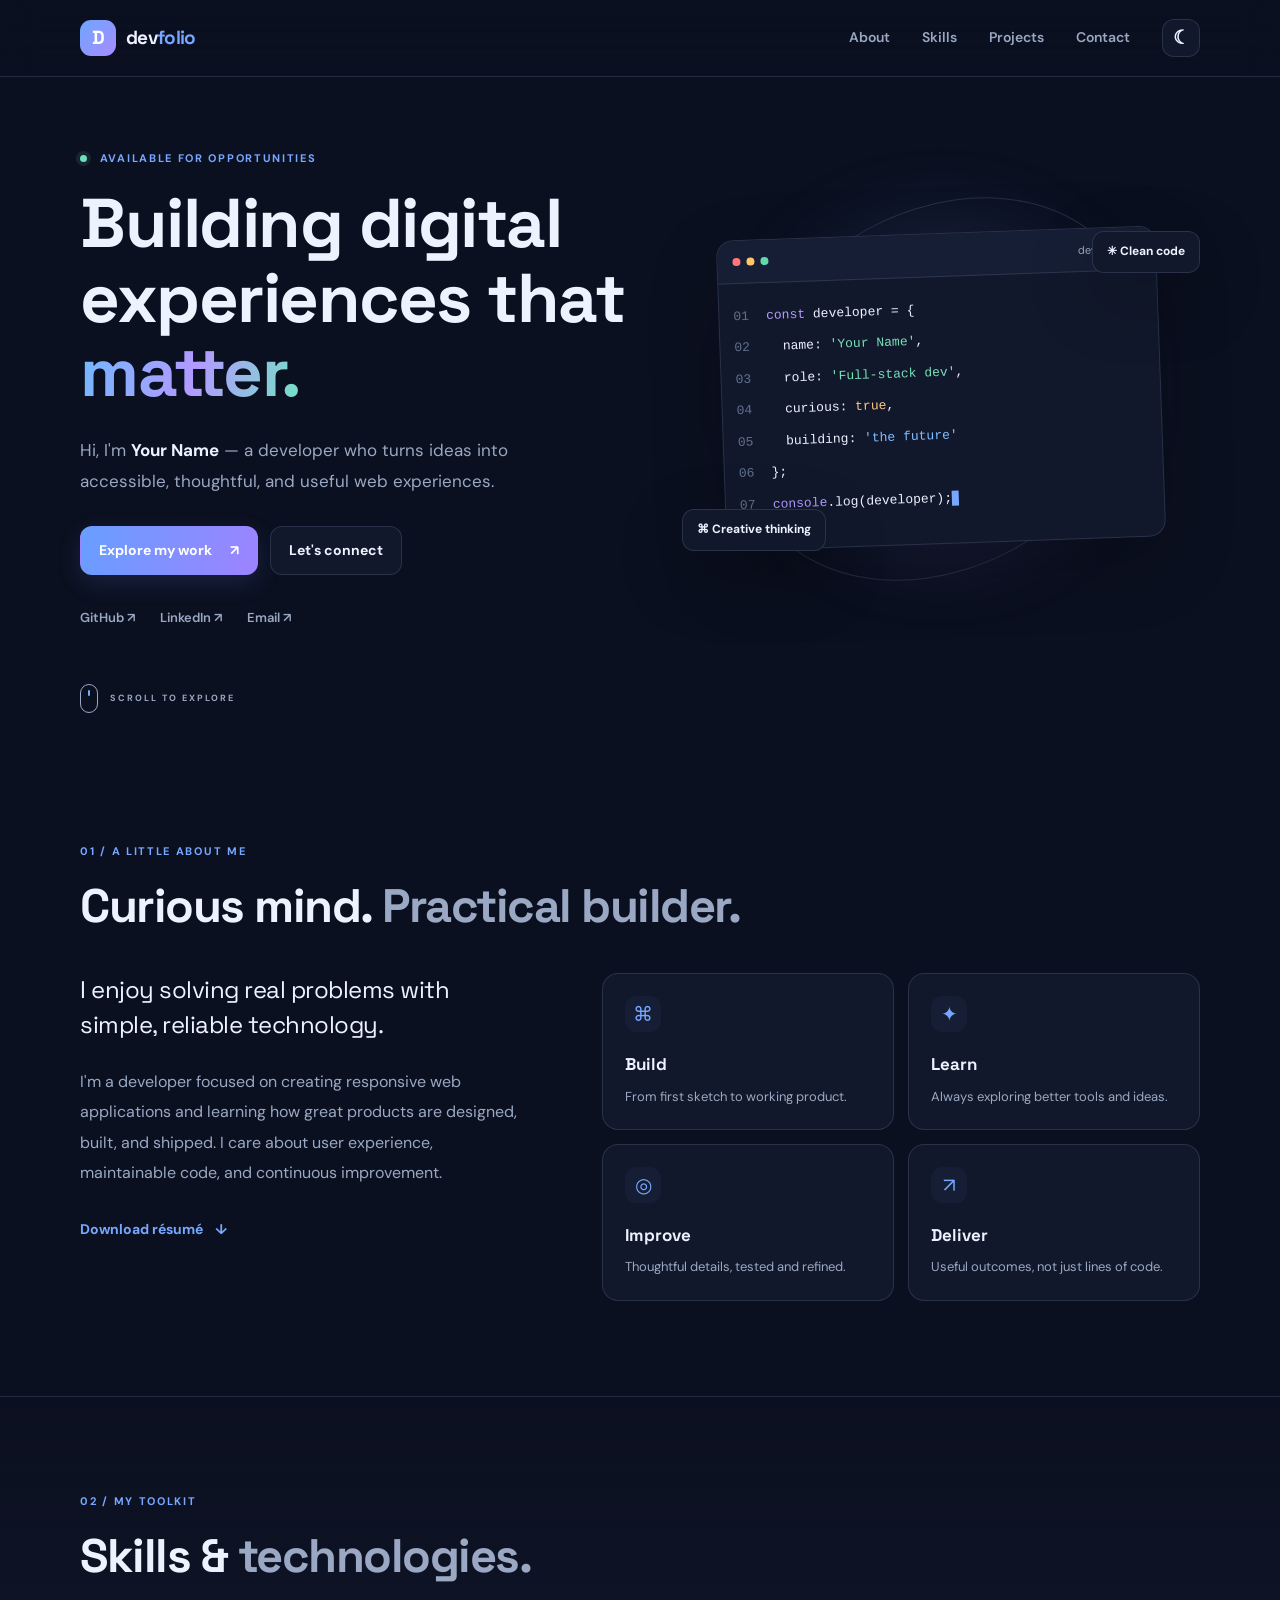
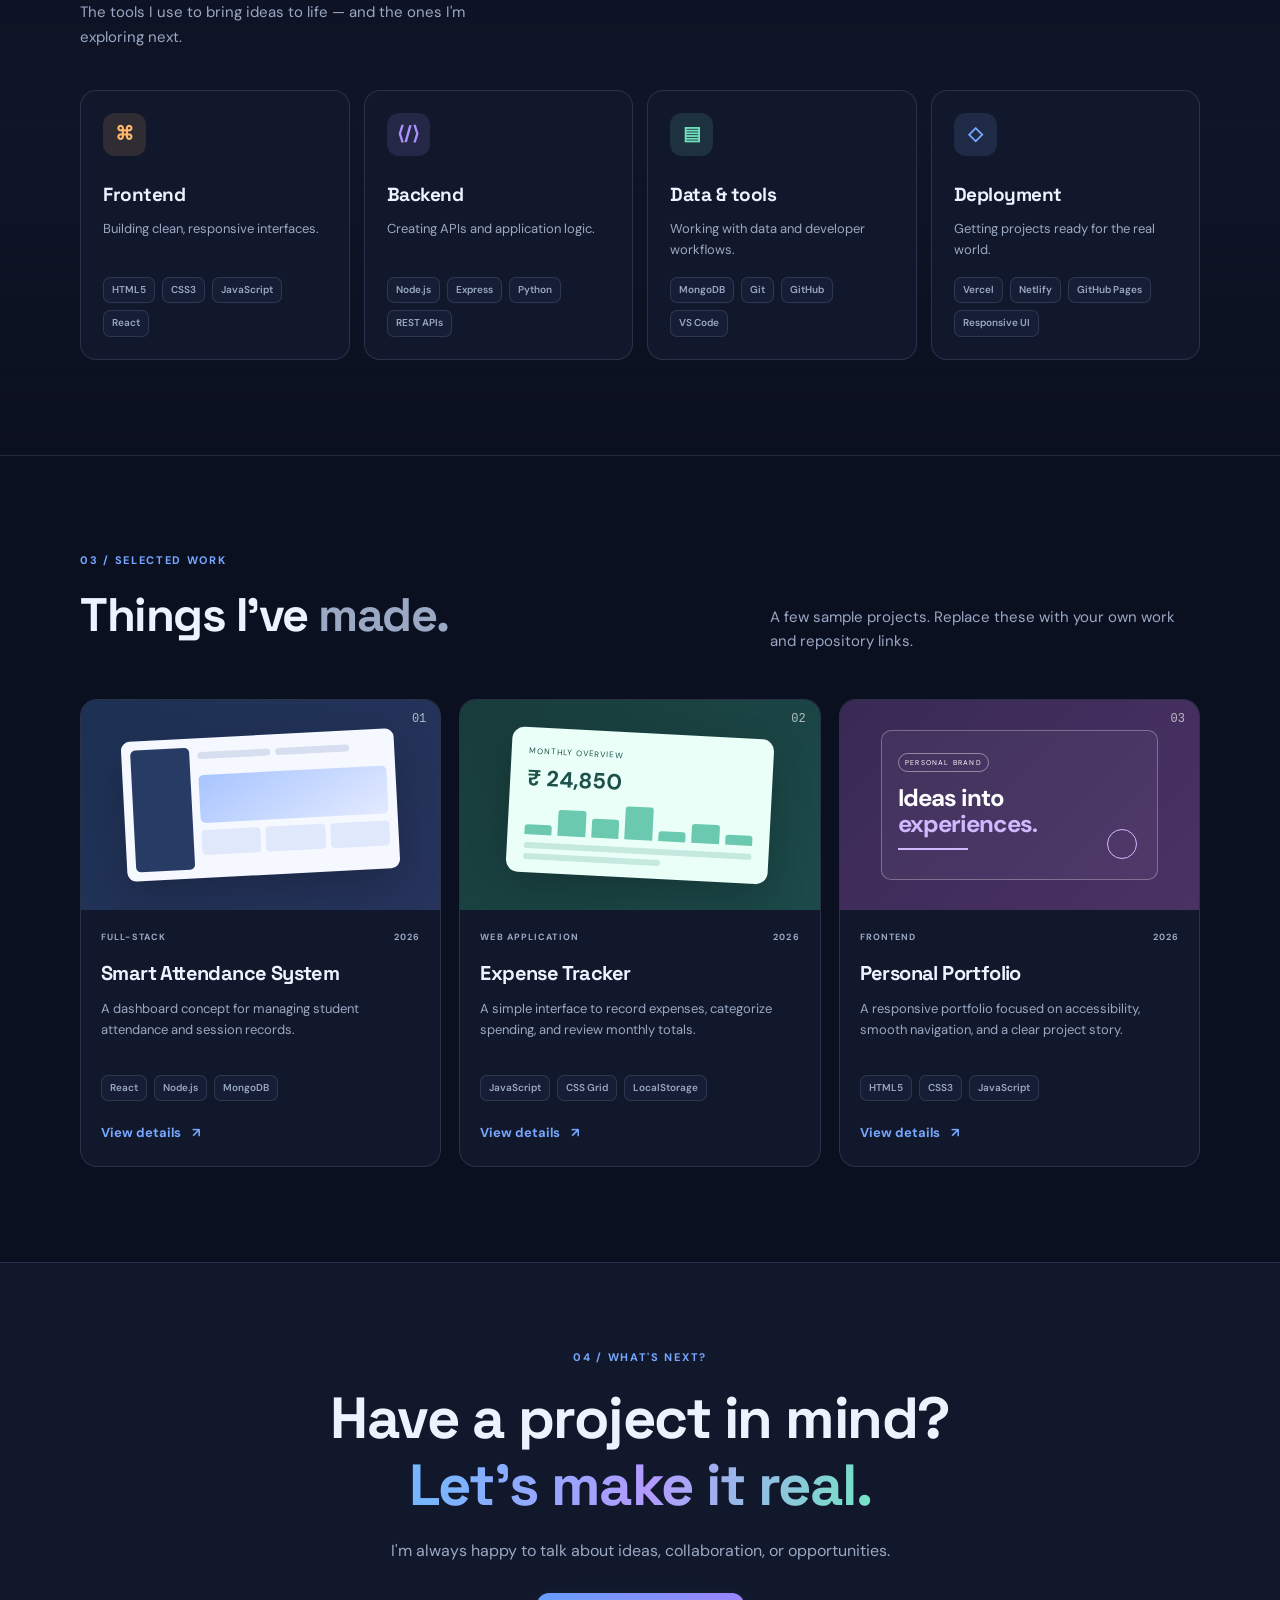
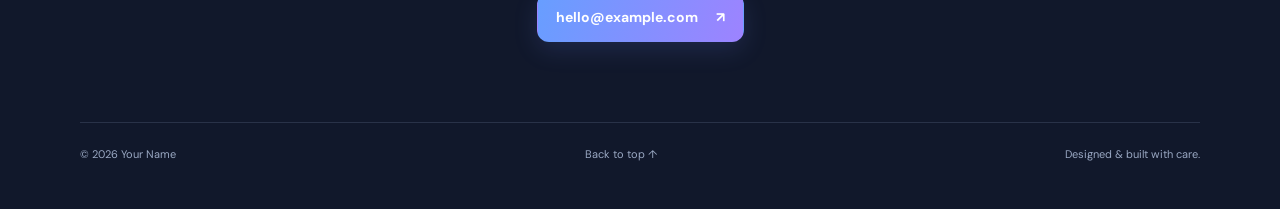
<file: developer-portfolio-project/index.html>
<!DOCTYPE html>
<html lang="en">
<head>
  <meta charset="UTF-8">
  <meta name="viewport" content="width=device-width, initial-scale=1.0">
  <meta name="description" content="Personal developer portfolio showcasing projects, skills, and contact information.">
  <title>Developer Portfolio | Your Name</title>
  <link rel="preconnect" href="https://fonts.googleapis.com">
  <link href="https://fonts.googleapis.com/css2?family=DM+Sans:wght@400;500;600;700&family=Space+Grotesk:wght@400;500;600;700&display=swap" rel="stylesheet">
  <link rel="stylesheet" href="style.css">
  <script src="script.js" defer></script>
</head>
<body>
  <header class="site-header">
    <nav class="nav container" aria-label="Main navigation">
      <a class="brand" href="#home" aria-label="Home"><span class="brand-mark">D</span><span>dev<span class="accent">folio</span></span></a>
      <button class="menu-toggle" id="menuToggle" aria-label="Open navigation" aria-expanded="false"><span></span><span></span><span></span></button>
      <div class="nav-links" id="navLinks">
        <a href="#about">About</a><a href="#skills">Skills</a><a href="#projects">Projects</a><a href="#contact">Contact</a>
        <button class="theme-toggle" id="themeToggle" aria-label="Switch color theme" title="Toggle light/dark theme">☾</button>
      </div>
    </nav>
  </header>

  <main>
    <section class="hero container" id="home">
      <div class="hero-copy">
        <p class="eyebrow"><span class="status-dot"></span> AVAILABLE FOR OPPORTUNITIES</p>
        <h1>Building digital<br>experiences that <span class="gradient-text">matter.</span></h1>
        <p class="hero-description">Hi, I'm <strong>Your Name</strong> — a developer who turns ideas into accessible, thoughtful, and useful web experiences.</p>
        <div class="hero-actions"><a class="button primary" href="#projects">Explore my work <span>↗</span></a><a class="button secondary" href="#contact">Let's connect</a></div>
        <div class="social-links"><a href="https://github.com/" target="_blank" rel="noreferrer">GitHub ↗</a><a href="https://www.linkedin.com/" target="_blank" rel="noreferrer">LinkedIn ↗</a><a href="mailto:hello@example.com">Email ↗</a></div>
      </div>
      <div class="hero-art" aria-label="Decorative developer illustration">
        <div class="orbit orbit-one"></div><div class="orbit orbit-two"></div>
        <div class="code-window"><div class="window-bar"><span></span><span></span><span></span><small>developer.js</small></div>
          <div class="code-lines"><p><span class="line-no">01</span> <span class="purple">const</span> developer = {</p><p><span class="line-no">02</span> &nbsp; name: <span class="green">'Your Name'</span>,</p><p><span class="line-no">03</span> &nbsp; role: <span class="green">'Full-stack dev'</span>,</p><p><span class="line-no">04</span> &nbsp; curious: <span class="orange">true</span>,</p><p><span class="line-no">05</span> &nbsp; building: <span class="blue">'the future'</span></p><p><span class="line-no">06</span> };</p><p class="cursor-line"><span class="line-no">07</span> <span class="purple">console</span>.log(developer);<span class="cursor"></span></p></div>
        </div><div class="floating-chip chip-top">✳ Clean code</div><div class="floating-chip chip-bottom">⌘ Creative thinking</div><div class="hero-glow"></div>
      </div>
      <a class="scroll-cue" href="#about"><span></span> SCROLL TO EXPLORE</a>
    </section>

    <section class="section container" id="about">
      <div class="section-heading"><p class="eyebrow">01 / A LITTLE ABOUT ME</p><h2>Curious mind. <span class="muted-heading">Practical builder.</span></h2></div>
      <div class="about-grid"><div class="about-intro"><p class="large-copy">I enjoy solving real problems with simple, reliable technology.</p><p>I'm a developer focused on creating responsive web applications and learning how great products are designed, built, and shipped. I care about user experience, maintainable code, and continuous improvement.</p><a class="text-link" href="assets/resume.pdf" download>Download résumé <span>↓</span></a></div>
        <div class="about-stats"><div class="stat-card"><span class="stat-icon">⌘</span><strong>Build</strong><p>From first sketch to working product.</p></div><div class="stat-card"><span class="stat-icon">✦</span><strong>Learn</strong><p>Always exploring better tools and ideas.</p></div><div class="stat-card"><span class="stat-icon">◎</span><strong>Improve</strong><p>Thoughtful details, tested and refined.</p></div><div class="stat-card"><span class="stat-icon">↗</span><strong>Deliver</strong><p>Useful outcomes, not just lines of code.</p></div></div></div>
    </section>

    <section class="section skills-section" id="skills"><div class="container">
      <div class="section-heading"><p class="eyebrow">02 / MY TOOLKIT</p><h2>Skills & <span class="muted-heading">technologies.</span></h2><p class="section-subtitle">The tools I use to bring ideas to life — and the ones I'm exploring next.</p></div>
      <div class="skills-grid"><article class="skill-card"><div class="skill-icon orange-bg">⌘</div><h3>Frontend</h3><p>Building clean, responsive interfaces.</p><div class="tag-list"><span>HTML5</span><span>CSS3</span><span>JavaScript</span><span>React</span></div></article>
      <article class="skill-card"><div class="skill-icon purple-bg">⟨/⟩</div><h3>Backend</h3><p>Creating APIs and application logic.</p><div class="tag-list"><span>Node.js</span><span>Express</span><span>Python</span><span>REST APIs</span></div></article>
      <article class="skill-card"><div class="skill-icon green-bg">▤</div><h3>Data & tools</h3><p>Working with data and developer workflows.</p><div class="tag-list"><span>MongoDB</span><span>Git</span><span>GitHub</span><span>VS Code</span></div></article>
      <article class="skill-card"><div class="skill-icon blue-bg">◇</div><h3>Deployment</h3><p>Getting projects ready for the real world.</p><div class="tag-list"><span>Vercel</span><span>Netlify</span><span>GitHub Pages</span><span>Responsive UI</span></div></article></div>
    </div></section>

    <section class="section container" id="projects">
      <div class="section-heading project-heading"><div><p class="eyebrow">03 / SELECTED WORK</p><h2>Things I've <span class="muted-heading">made.</span></h2></div><p class="section-subtitle">A few sample projects. Replace these with your own work and repository links.</p></div>
      <div class="projects-grid">
        <article class="project-card"><div class="project-visual visual-one"><div class="mock-dashboard"><div class="mock-sidebar"></div><div class="mock-content"><i></i><i></i><div class="mock-chart"></div><div class="mock-cards"><b></b><b></b><b></b></div></div></div><span class="project-number">01</span></div><div class="project-info"><div class="project-meta"><span>FULL-STACK</span><span>2026</span></div><h3>Smart Attendance System</h3><p>A dashboard concept for managing student attendance and session records.</p><div class="tag-list"><span>React</span><span>Node.js</span><span>MongoDB</span></div><button class="project-link" data-project="attendance">View details <span>↗</span></button></div></article>
        <article class="project-card"><div class="project-visual visual-two"><div class="finance-ui"><span>MONTHLY OVERVIEW</span><strong>₹ 24,850</strong><div class="finance-bars"><i></i><i></i><i></i><i></i><i></i><i></i><i></i></div><div class="finance-row"></div><div class="finance-row short"></div></div><span class="project-number">02</span></div><div class="project-info"><div class="project-meta"><span>WEB APPLICATION</span><span>2026</span></div><h3>Expense Tracker</h3><p>A simple interface to record expenses, categorize spending, and review monthly totals.</p><div class="tag-list"><span>JavaScript</span><span>CSS Grid</span><span>LocalStorage</span></div><button class="project-link" data-project="expense">View details <span>↗</span></button></div></article>
        <article class="project-card"><div class="project-visual visual-three"><div class="portfolio-ui"><span class="portfolio-pill">PERSONAL BRAND</span><b>Ideas into<br><em>experiences.</em></b><div class="portfolio-line"></div><div class="portfolio-dot"></div></div><span class="project-number">03</span></div><div class="project-info"><div class="project-meta"><span>FRONTEND</span><span>2026</span></div><h3>Personal Portfolio</h3><p>A responsive portfolio focused on accessibility, smooth navigation, and a clear project story.</p><div class="tag-list"><span>HTML5</span><span>CSS3</span><span>JavaScript</span></div><button class="project-link" data-project="portfolio">View details <span>↗</span></button></div></article>
      </div>
    </section>

    <section class="contact-section" id="contact"><div class="container contact-inner"><p class="eyebrow">04 / WHAT'S NEXT?</p><h2>Have a project in mind?<br><span class="gradient-text">Let's make it real.</span></h2><p>I'm always happy to talk about ideas, collaboration, or opportunities.</p><a class="button primary" href="mailto:hello@example.com">hello@example.com <span>↗</span></a><div class="contact-bottom"><span>© <span id="year"></span> Your Name</span><a href="#home">Back to top ↑</a><span>Designed & built with care.</span></div></div></section>
  </main>

  <div class="modal-backdrop" id="projectModal" role="dialog" aria-modal="true" aria-labelledby="modalTitle" hidden><div class="modal"><button class="modal-close" id="modalClose" aria-label="Close dialog">×</button><p class="eyebrow">PROJECT DETAILS</p><h2 id="modalTitle">Project title</h2><p id="modalDescription"></p><h3>Key features</h3><ul id="modalFeatures"></ul><div class="modal-actions"><a id="modalRepo" class="button primary" href="https://github.com/" target="_blank" rel="noreferrer">Add repository link ↗</a><button class="button secondary" id="modalDone">Close</button></div></div></div>
</body>
</html>
</file>
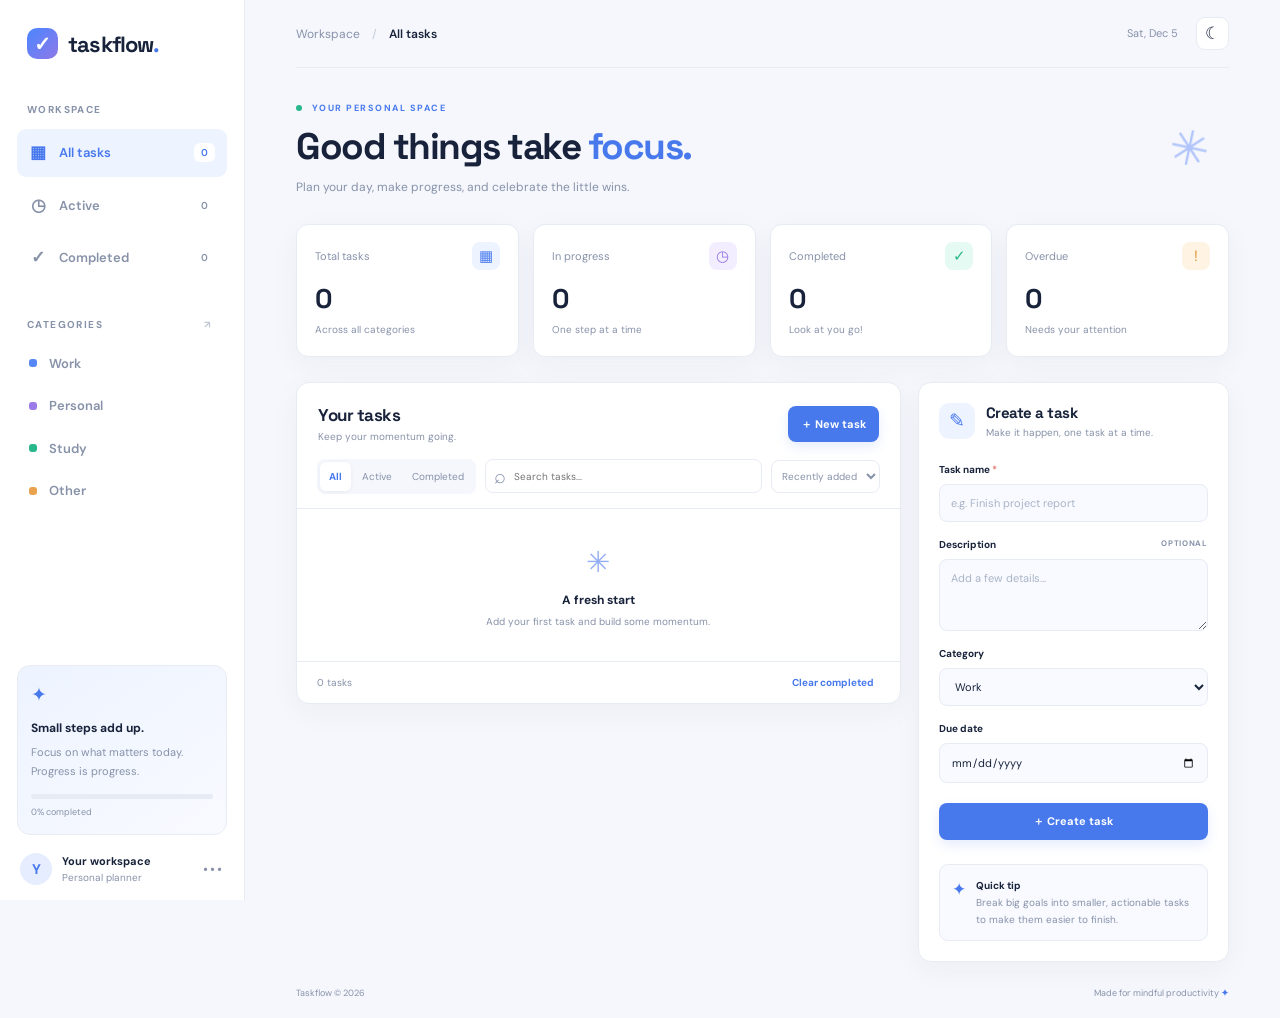
<file: Task-2-Dynamic-Task-Manager/index.html>
<!DOCTYPE html>
<html lang="en">
<head>
  <meta charset="UTF-8">
  <meta name="viewport" content="width=device-width, initial-scale=1.0">
  <meta name="description" content="A productivity task manager with CRUD operations, categories, due dates, and browser storage.">
  <title>Taskflow — Productivity Manager</title>
  <link rel="preconnect" href="https://fonts.googleapis.com">
  <link href="https://fonts.googleapis.com/css2?family=DM+Sans:wght@400;500;600;700&family=Space+Grotesk:wght@400;500;600;700&display=swap" rel="stylesheet">
  <link rel="stylesheet" href="style.css">
  <script src="script.js" defer></script>
</head>
<body>
  <div class="app-shell">
    <aside class="sidebar">
      <a class="brand" href="#" aria-label="Taskflow home"><span class="brand-icon">✓</span><span>taskflow<span class="brand-dot">.</span></span></a>
      <div class="workspace-label">WORKSPACE</div>
      <nav class="side-nav" aria-label="Task views">
        <button class="nav-item active" data-filter="all"><span>▦</span> All tasks <span class="nav-count" id="allCount">0</span></button>
        <button class="nav-item" data-filter="active"><span>◷</span> Active <span class="nav-count" id="activeCount">0</span></button>
        <button class="nav-item" data-filter="completed"><span>✓</span> Completed <span class="nav-count" id="completedCount">0</span></button>
      </nav>
      <div class="workspace-label category-label">CATEGORIES <button id="clearCategory" title="Show all categories">↗</button></div>
      <nav class="category-nav" aria-label="Filter by category">
        <button class="category-item" data-category="Work"><i class="cat-dot work"></i>Work</button>
        <button class="category-item" data-category="Personal"><i class="cat-dot personal"></i>Personal</button>
        <button class="category-item" data-category="Study"><i class="cat-dot study"></i>Study</button>
        <button class="category-item" data-category="Other"><i class="cat-dot other"></i>Other</button>
      </nav>
      <div class="sidebar-bottom"><div class="focus-card"><div class="focus-spark">✦</div><strong>Small steps add up.</strong><p>Focus on what matters today. Progress is progress.</p><div class="focus-progress"><span id="focusProgress"></span></div><small id="focusCaption">0% completed today</small></div><div class="sidebar-footer"><span class="avatar">Y</span><div><strong>Your workspace</strong><small>Personal planner</small></div><span class="more-dots">•••</span></div></div>
    </aside>

    <main class="main-content">
      <header class="topbar"><div class="breadcrumb">Workspace <span>/</span> <strong id="breadcrumbLabel">All tasks</strong></div><div class="top-actions"><span class="today-label" id="todayLabel"></span><button class="theme-button" id="themeToggle" aria-label="Toggle theme" title="Toggle theme">☾</button></div></header>
      <section class="page-heading"><div><p class="eyebrow"><span class="live-dot"></span> YOUR PERSONAL SPACE</p><h1 id="pageTitle">Good things take <span>focus.</span></h1><p class="page-subtitle">Plan your day, make progress, and celebrate the little wins.</p></div><div class="heading-decoration">✳</div></section>

      <section class="stats-grid" aria-label="Task statistics">
        <article class="stat-card"><div class="stat-top"><span>Total tasks</span><span class="stat-symbol blue">▦</span></div><strong id="totalStat">0</strong><small>Across all categories</small></article>
        <article class="stat-card"><div class="stat-top"><span>In progress</span><span class="stat-symbol purple">◷</span></div><strong id="activeStat">0</strong><small>One step at a time</small></article>
        <article class="stat-card"><div class="stat-top"><span>Completed</span><span class="stat-symbol green">✓</span></div><strong id="completedStat">0</strong><small>Look at you go!</small></article>
        <article class="stat-card"><div class="stat-top"><span>Overdue</span><span class="stat-symbol orange">!</span></div><strong id="overdueStat">0</strong><small>Needs your attention</small></article>
      </section>

      <section class="task-workspace">
        <div class="list-panel">
          <div class="list-header"><div><h2 id="listTitle">Your tasks</h2><p id="listSubtitle">Keep your momentum going.</p></div><button class="button primary add-top" id="newTaskTop">＋ New task</button></div>
          <div class="toolbar"><div class="filter-tabs" role="group" aria-label="Filter tasks"><button class="filter-tab active" data-filter="all">All</button><button class="filter-tab" data-filter="active">Active</button><button class="filter-tab" data-filter="completed">Completed</button></div><label class="search-box"><span>⌕</span><input id="searchInput" type="search" placeholder="Search tasks..." aria-label="Search tasks"></label><select id="sortSelect" aria-label="Sort tasks"><option value="created">Recently added</option><option value="due">Due date</option><option value="title">Task name</option></select></div>
          <div class="task-list" id="taskList" aria-live="polite"></div>
          <div class="list-footer"><span id="resultCount">0 tasks</span><button class="clear-completed" id="clearCompleted">Clear completed</button></div>
        </div>
        <aside class="form-panel" id="formPanel"><div class="form-heading"><div class="form-icon">✎</div><div><h2 id="formTitle">Create a task</h2><p id="formSubtitle">Make it happen, one task at a time.</p></div></div>
          <form id="taskForm">
            <input type="hidden" id="editingId">
            <label class="field-label" for="taskTitle">Task name <span>*</span></label><input class="text-field" id="taskTitle" maxlength="120" placeholder="e.g. Finish project report" required>
            <label class="field-label" for="taskDescription">Description <small>OPTIONAL</small></label><textarea class="text-field description-field" id="taskDescription" maxlength="500" rows="3" placeholder="Add a few details..."></textarea>
            <label class="field-label" for="taskCategory">Category</label><select class="text-field" id="taskCategory"><option>Work</option><option>Personal</option><option>Study</option><option>Other</option></select>
            <label class="field-label" for="taskDue">Due date</label><input class="text-field" id="taskDue" type="date">
            <div class="form-actions"><button class="button primary submit-button" type="submit" id="saveTask">＋ Create task</button><button class="button ghost" type="button" id="cancelEdit" hidden>Cancel</button></div>
          </form>
          <div class="quick-tip"><span>✦</span><p><strong>Quick tip</strong><br>Break big goals into smaller, actionable tasks to make them easier to finish.</p></div>
        </aside>
      </section>
      <footer class="app-footer"><span>Taskflow © <span id="year"></span></span><span>Made for mindful productivity <b>✦</b></span></footer>
    </main>
  </div>
  <div class="toast" id="toast" role="status" aria-live="polite"></div>
  <template id="taskTemplate"><article class="task-row"><button class="task-check" aria-label="Mark task complete"></button><div class="task-main"><div class="task-title-line"><h3></h3><span class="task-category"></span></div><p class="task-description"></p><div class="task-meta"><span class="due-label"></span><span class="created-label"></span></div></div><div class="task-actions"><button class="icon-action edit-action" aria-label="Edit task" title="Edit task">✎</button><button class="icon-action delete-action" aria-label="Delete task" title="Delete task">⌫</button></div></article></template>
</body>
</html>
</file>
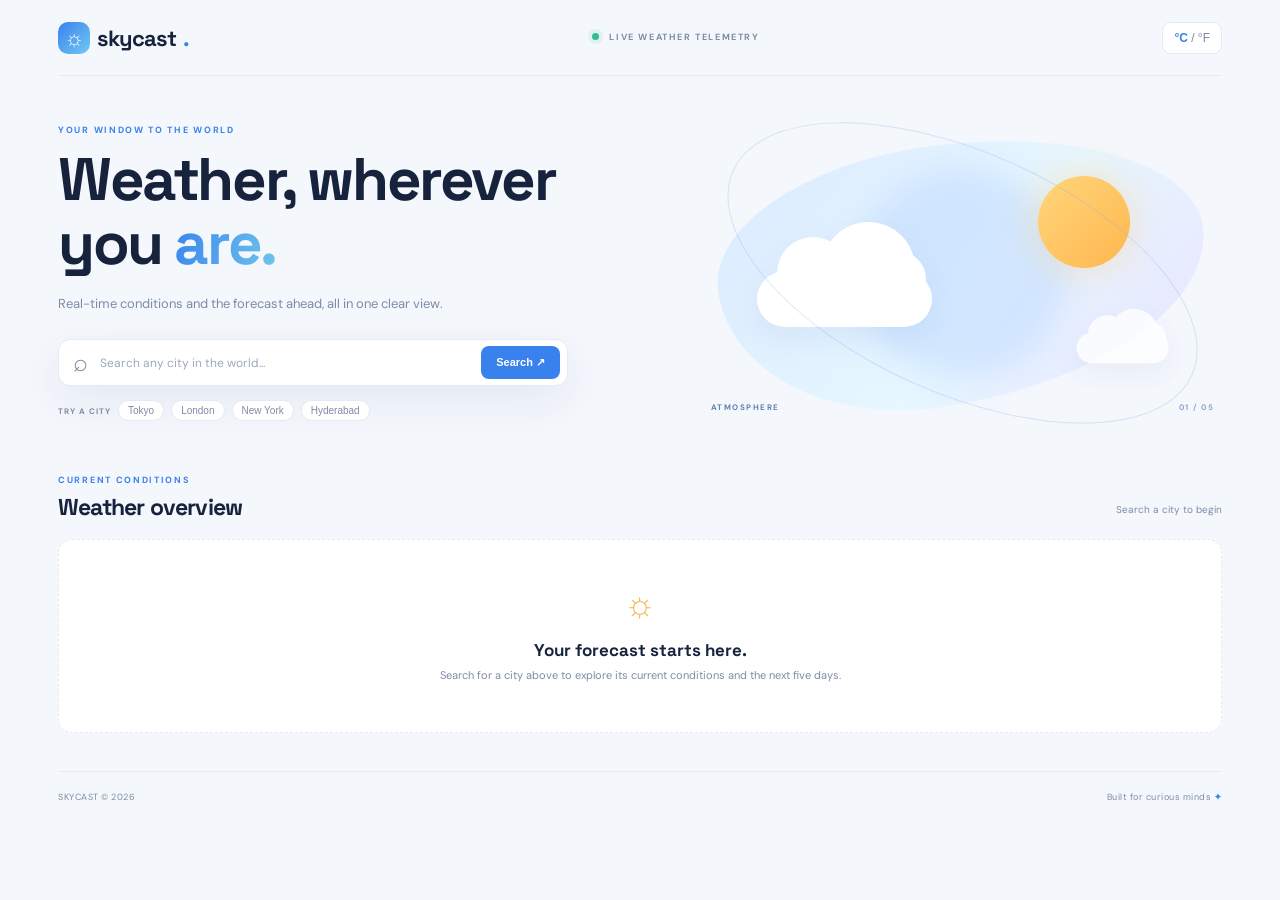
<file: Task-3-Weather-Telemetry/index.html>
<!DOCTYPE html>
<html lang="en">
<head>
  <meta charset="UTF-8">
  <meta name="viewport" content="width=device-width, initial-scale=1.0">
  <meta name="description" content="Search global cities for current weather conditions and a five-day forecast.">
  <title>SkyCast — Weather & Climate Telemetry</title>
  <link rel="preconnect" href="https://fonts.googleapis.com">
  <link rel="preconnect" href="https://fonts.gstatic.com" crossorigin>
  <link href="https://fonts.googleapis.com/css2?family=DM+Sans:wght@400;500;600;700&family=Space+Grotesk:wght@400;500;600;700&display=swap" rel="stylesheet">
  <link rel="stylesheet" href="style.css">
  <script src="script.js" defer></script>
</head>
<body>
  <div class="weather-app">
    <header class="topbar">
      <a href="#" class="brand"><span class="brand-mark">☼</span> skycast<span class="brand-dot">.</span></a>
      <div class="top-note"><span class="live-indicator"></span> LIVE WEATHER TELEMETRY</div>
      <button id="unitToggle" class="unit-toggle" type="button" aria-label="Switch temperature unit">°C <span>/ °F</span></button>
    </header>

    <main>
      <section class="hero">
        <div class="hero-copy">
          <p class="eyebrow">YOUR WINDOW TO THE WORLD</p>
          <h1>Weather, wherever<br>you <span>are.</span></h1>
          <p class="hero-subtitle">Real-time conditions and the forecast ahead, all in one clear view.</p>
          <form id="searchForm" class="search-form">
            <span class="search-icon" aria-hidden="true">⌕</span>
            <label class="sr-only" for="cityInput">Search a city</label>
            <input id="cityInput" type="search" placeholder="Search any city in the world..." autocomplete="off" required>
            <button type="submit" id="searchButton">Search <span>↗</span></button>
          </form>
          <div class="search-hint">TRY A CITY <button type="button" class="city-chip" data-city="Tokyo">Tokyo</button><button type="button" class="city-chip" data-city="London">London</button><button type="button" class="city-chip" data-city="New York">New York</button><button type="button" class="city-chip" data-city="Hyderabad">Hyderabad</button></div>
        </div>
        <div class="hero-art" aria-hidden="true"><div class="sun-halo"></div><div class="sun"></div><div class="cloud cloud-one"><i></i><i></i><i></i></div><div class="cloud cloud-two"><i></i><i></i><i></i></div><div class="hero-orbit"></div><div class="art-label">ATMOSPHERE <span>01 / 05</span></div></div>
      </section>

      <section id="weatherSection" class="weather-section" aria-live="polite">
        <div class="section-title"><div><p class="eyebrow">CURRENT CONDITIONS</p><h2 id="currentHeading">Weather overview</h2></div><p id="updatedAt" class="updated-at">Search a city to begin</p></div>
        <div id="statusMessage" class="status-message" role="status" hidden></div>
        <div id="loadingState" class="loading-state" hidden><span class="spinner"></span><span>Gathering weather data...</span></div>
        <div id="weatherContent" hidden>
          <article class="current-card">
            <div class="current-main"><div class="location-line"><span class="location-pin">⌖</span><div><h3 id="cityName">City</h3><p id="cityRegion">Region, Country</p></div></div><div class="current-temp"><strong id="currentTemp">--°</strong><div><span id="conditionText">Conditions</span><small id="feelsLike">Feels like --°</small></div></div><p id="dayDescription" class="day-description">Current weather</p></div>
            <div class="weather-illustration" id="weatherIllustration"><div class="big-sun"></div><div class="big-cloud"><i></i><i></i><i></i></div><div class="rain-drops" hidden><i></i><i></i><i></i></div></div>
            <div class="current-foot"><span><span class="live-indicator"></span> LIVE OBSERVATION</span><span id="localTime">Local time</span></div>
          </article>

          <div class="metrics-grid">
            <article class="metric-card"><div class="metric-icon humidity-icon">≋</div><span>Humidity</span><strong id="humidity">--%</strong><small>Relative humidity</small></article>
            <article class="metric-card"><div class="metric-icon wind-icon">↝</div><span>Wind speed</span><strong id="windSpeed">-- km/h</strong><small id="windDirection">Wind conditions</small></article>
            <article class="metric-card"><div class="metric-icon pressure-icon">◉</div><span>Pressure</span><strong id="pressure">-- hPa</strong><small>Atmospheric pressure</small></article>
            <article class="metric-card"><div class="metric-icon uv-icon">☼</div><span>Wind gusts</span><strong id="windGusts">-- km/h</strong><small>Peak gust speed</small></article>
          </div>

          <section class="forecast-section"><div class="forecast-heading"><div><p class="eyebrow">PLAN AHEAD</p><h2>5-day forecast</h2></div><span class="forecast-caption">Daily outlook</span></div><div class="forecast-grid" id="forecastGrid"></div></section>
          <p class="data-credit">Weather data provided by <a href="https://open-meteo.com/" target="_blank" rel="noreferrer">Open-Meteo</a>. Forecasts are estimates and may change.</p>
        </div>
        <div id="welcomeState" class="welcome-state"><div class="welcome-icon">☼</div><h3>Your forecast starts here.</h3><p>Search for a city above to explore its current conditions and the next five days.</p></div>
      </section>
    </main>
    <footer class="footer"><span>SKYCAST © <span id="year"></span></span><span>Built for curious minds <b>✦</b></span></footer>
  </div>
</body>
</html>
</file>
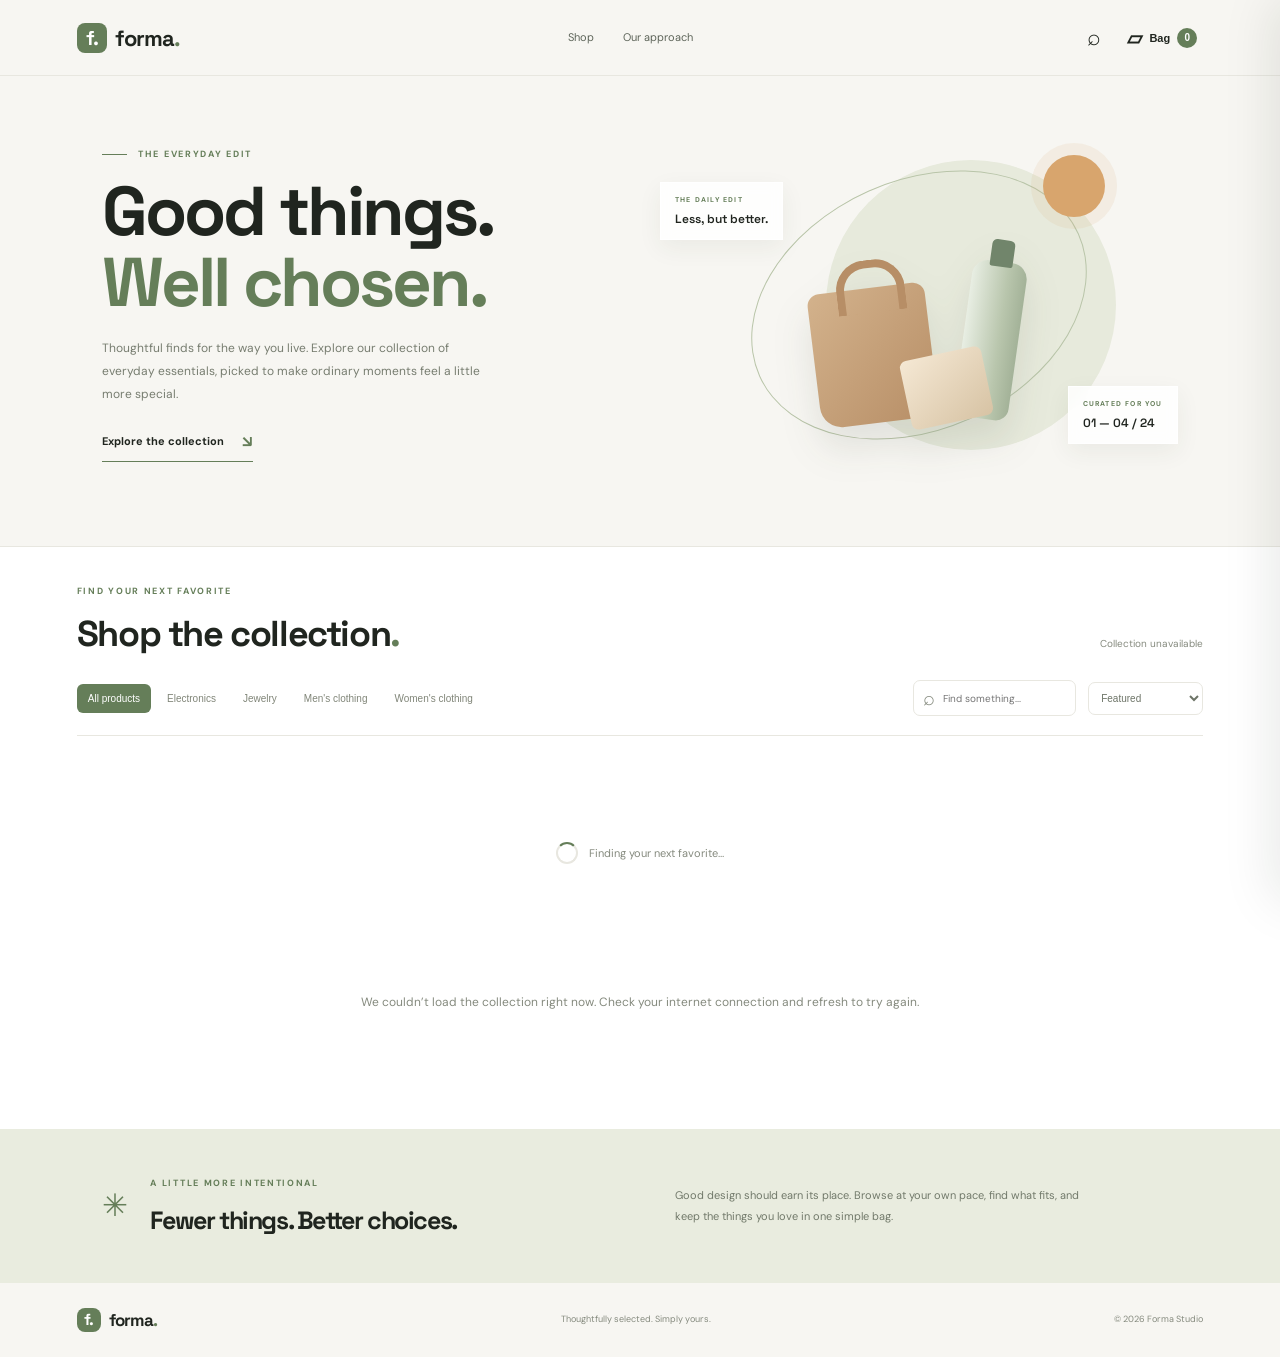
<file: Task-4-Ecommerce-Shopping-Cart/index.html>
<!DOCTYPE html>
<html lang="en">
<head>
  <meta charset="UTF-8">
  <meta name="viewport" content="width=device-width, initial-scale=1.0">
  <meta name="description" content="Shop a curated product catalog and manage your shopping cart.">
  <title>Forma — Everyday Essentials</title>
  <link rel="preconnect" href="https://fonts.googleapis.com">
  <link rel="preconnect" href="https://fonts.gstatic.com" crossorigin>
  <link href="https://fonts.googleapis.com/css2?family=DM+Sans:wght@400;500;600;700&family=Space+Grotesk:wght@400;500;600;700&display=swap" rel="stylesheet">
  <link rel="stylesheet" href="style.css">
  <script src="script.js" defer></script>
</head>
<body>
  <header class="site-header">
    <a class="brand" href="#" aria-label="Forma home"><span class="brand-mark">f.</span>forma<span class="brand-period">.</span></a>
    <nav class="header-nav" aria-label="Main navigation"><a href="#shop">Shop</a><a href="#about">Our approach</a></nav>
    <div class="header-actions"><button class="icon-button search-toggle" id="searchFocus" aria-label="Focus product search">⌕</button><button class="cart-trigger" id="openCart" aria-label="Open shopping cart"><span class="cart-icon">▱</span><span class="cart-label">Bag</span><span class="cart-badge" id="cartBadge">0</span></button></div>
  </header>

  <main>
    <section class="hero">
      <div class="hero-copy"><p class="eyebrow"><span class="eyebrow-line"></span> THE EVERYDAY EDIT</p><h1>Good things.<br><span>Well chosen.</span></h1><p>Thoughtful finds for the way you live. Explore our collection of everyday essentials, picked to make ordinary moments feel a little more special.</p><a href="#shop" class="hero-link">Explore the collection <span>↘</span></a></div>
      <div class="hero-visual"><div class="hero-circle"></div><div class="hero-orbit"></div><div class="hero-sun"></div><div class="floating-card card-top"><span>THE DAILY EDIT</span><strong>Less, but better.</strong></div><div class="hero-product"><div class="product-object object-bag"></div><div class="product-object object-bottle"></div><div class="product-object object-cube"></div></div><div class="floating-card card-bottom"><span>CURATED FOR YOU</span><strong>01 — 04 / 24</strong></div></div>
    </section>

    <section class="shop-section" id="shop">
      <div class="section-head"><div><p class="eyebrow">FIND YOUR NEXT FAVORITE</p><h2>Shop the collection<span>.</span></h2></div><p class="catalog-count" id="catalogCount">Discovering products…</p></div>
      <div class="shop-toolbar"><div class="category-tabs" id="categoryTabs" aria-label="Filter by category"><button class="category-tab active" data-category="all">All products</button><button class="category-tab" data-category="electronics">Electronics</button><button class="category-tab" data-category="jewelery">Jewelry</button><button class="category-tab" data-category="men's clothing">Men's clothing</button><button class="category-tab" data-category="women's clothing">Women's clothing</button></div><label class="product-search"><span>⌕</span><input id="productSearch" type="search" placeholder="Find something..." aria-label="Search products"></label><select id="sortProducts" aria-label="Sort products"><option value="featured">Featured</option><option value="price-low">Price: low to high</option><option value="price-high">Price: high to low</option><option value="rating">Top rated</option></select></div>
      <div id="loadingProducts" class="loading-products"><span class="spinner"></span><span>Finding your next favorite…</span></div>
      <div id="productGrid" class="product-grid" aria-live="polite"></div>
      <div id="catalogMessage" class="catalog-message" hidden></div>
    </section>
    <section class="about-strip" id="about"><div class="about-symbol">✳</div><div><p class="eyebrow">A LITTLE MORE INTENTIONAL</p><h2>Fewer things. Better choices.</h2></div><p>Good design should earn its place. Browse at your own pace, find what fits, and keep the things you love in one simple bag.</p></section>
  </main>

  <footer class="site-footer"><a class="brand" href="#"><span class="brand-mark">f.</span>forma<span class="brand-period">.</span></a><span>Thoughtfully selected. Simply yours.</span><span>© <span id="year"></span> Forma Studio</span></footer>

  <div class="drawer-backdrop" id="drawerBackdrop" hidden></div>
  <aside class="cart-drawer" id="cartDrawer" role="dialog" aria-modal="true" aria-labelledby="cartTitle" aria-hidden="true">
    <div class="drawer-head"><div><p class="eyebrow">YOUR SELECTION</p><h2 id="cartTitle">Shopping bag<span>.</span></h2><p id="cartItemCount" class="drawer-subtitle">0 items in your bag</p></div><button class="close-button" id="closeCart" aria-label="Close cart">×</button></div>
    <div id="cartItems" class="cart-items"></div>
    <div id="emptyCart" class="empty-cart"><div class="empty-bag">▱</div><strong>Your bag is taking a breather.</strong><p>Add something lovely from the collection.</p><button class="button primary" id="continueShopping">Explore products</button></div>
    <div class="cart-summary" id="cartSummary" hidden>
      <div class="summary-row"><span>Subtotal</span><strong id="cartSubtotal">$0.00</strong></div>
      <div class="summary-row"><span>Shipping</span><strong id="cartShipping">$0.00</strong></div>
      <div class="summary-row"><span>Estimated tax (8%)</span><strong id="cartTax">$0.00</strong></div>
      <div class="summary-row total-row"><span>Total</span><strong id="cartTotal">$0.00</strong></div>
      <p class="shipping-note" id="shippingNote">Shipping calculated at checkout.</p>
      <button class="button primary checkout-button" id="checkoutButton">Continue to checkout <span>↗</span></button>
      <p class="secure-note">Demo checkout · No payment will be collected</p>
    </div>
  </aside>

  <div class="modal-backdrop" id="checkoutBackdrop" hidden>
    <section class="checkout-modal" role="dialog" aria-modal="true" aria-labelledby="checkoutTitle">
      <button class="close-button modal-close" id="closeCheckout" aria-label="Close checkout">×</button>
      <div id="checkoutFormView"><div class="checkout-symbol">↗</div><p class="eyebrow">ALMOST YOURS</p><h2 id="checkoutTitle">A few details<span>.</span></h2><p class="modal-intro">This is a demo checkout. Enter sample details to see the order confirmation—no payment is taken.</p>
        <form id="checkoutForm"><label for="customerName">Full name</label><input id="customerName" name="customerName" autocomplete="name" required maxlength="100" placeholder="Your name"><label for="customerEmail">Email address</label><input id="customerEmail" name="customerEmail" type="email" autocomplete="email" required maxlength="150" placeholder="you@example.com"><label for="customerAddress">Delivery address</label><textarea id="customerAddress" name="customerAddress" autocomplete="street-address" required maxlength="250" rows="2" placeholder="Street, city, postal code"></textarea><button class="button primary checkout-button" type="submit">Place demo order <span>↗</span></button></form>
      </div>
      <div id="orderSuccess" class="order-success" hidden><div class="success-check">✓</div><p class="eyebrow">ORDER CONFIRMED</p><h2>Nicely done<span>.</span></h2><p id="successMessage">Your demo order is ready.</p><div class="order-reference" id="orderReference"></div><button class="button primary checkout-button" id="finishOrder">Back to shopping</button></div>
    </section>
  </div>
  <template id="productTemplate"><article class="product-card"><div class="product-image-wrap"><span class="product-badge"></span><button class="quick-add" type="button">＋ Quick add</button><img class="product-image" alt="" loading="lazy"></div><div class="product-info"><p class="product-category"></p><h3 class="product-title"></h3><div class="product-bottom"><div><span class="product-price"></span><span class="product-old-price"></span></div><span class="product-rating"></span></div></div></article></template>
  <template id="cartItemTemplate"><article class="cart-item"><img class="cart-item-image" alt=""><div class="cart-item-main"><p class="cart-item-category"></p><h3 class="cart-item-title"></h3><strong class="cart-item-price"></strong><div class="quantity-control"><button class="quantity-minus" aria-label="Decrease quantity">−</button><span class="quantity-value">1</span><button class="quantity-plus" aria-label="Increase quantity">＋</button></div></div><button class="remove-item" aria-label="Remove item">×</button></article></template>
</body>
</html>
</file>
<file: developer-portfolio-project/style.css>
/* Developer Portfolio — responsive, no framework required */
:root{--bg:#0b1020;--surface:#11182b;--surface-2:#151e34;--text:#edf2ff;--muted:#9aa8c3;--line:rgba(167,185,220,.16);--accent:#77a7ff;--accent-2:#a98bff;--green:#6fe0bd;--shadow:0 24px 70px rgba(0,0,0,.22)}
*{box-sizing:border-box}html{scroll-behavior:smooth;scroll-padding-top:90px}body{margin:0;background:var(--bg);color:var(--text);font-family:'DM Sans',sans-serif;line-height:1.65;transition:background .25s,color .25s}body.light{--bg:#f7f9ff;--surface:#fff;--surface-2:#edf2ff;--text:#17213a;--muted:#64718d;--line:rgba(47,65,105,.15);--shadow:0 24px 70px rgba(29,47,85,.09)}a{color:inherit;text-decoration:none}button{font:inherit}.container{width:min(1120px,calc(100% - 44px));margin-inline:auto}.site-header{position:sticky;top:0;z-index:20;background:color-mix(in srgb,var(--bg) 88%,transparent);backdrop-filter:blur(18px);border-bottom:1px solid var(--line)}.nav{height:76px;display:flex;align-items:center;justify-content:space-between}.brand{display:flex;align-items:center;gap:10px;font-family:'Space Grotesk',sans-serif;font-size:19px;font-weight:700;letter-spacing:-.7px}.brand-mark{display:grid;place-items:center;width:36px;height:36px;border-radius:11px;background:linear-gradient(135deg,#6ea5ff,#a88cff);color:#fff}.accent{color:var(--accent)}.nav-links{display:flex;align-items:center;gap:32px;color:var(--muted);font-size:14px;font-weight:600}.nav-links>a:hover,.social-links a:hover,.contact-bottom a:hover{color:var(--accent)}.theme-toggle,.menu-toggle{border:1px solid var(--line);background:var(--surface);color:var(--text);cursor:pointer;border-radius:12px}.theme-toggle{width:38px;height:38px;font-size:19px}.menu-toggle{display:none;padding:9px}.menu-toggle span{display:block;width:21px;height:2px;margin:4px;background:var(--text)}.hero{min-height:670px;position:relative;display:grid;grid-template-columns:1.05fr .95fr;align-items:center;gap:30px;padding-top:54px;padding-bottom:100px}.eyebrow{font-size:11px;letter-spacing:1.7px;font-weight:700;color:var(--accent);margin:0 0 19px}.status-dot{display:inline-block;width:7px;height:7px;border-radius:50%;background:var(--green);box-shadow:0 0 0 4px #6fe0bd1b;margin-right:8px}h1,h2,h3,p{margin-top:0}h1,h2,h3{font-family:'Space Grotesk',sans-serif;letter-spacing:-1.5px}h1{font-size:clamp(43px,5.6vw,69px);line-height:1.08;margin-bottom:25px}h2{font-size:clamp(32px,4vw,47px);line-height:1.15;margin-bottom:17px}.gradient-text{background:linear-gradient(105deg,#75b6ff 5%,#b29aff 52%,#72e5c4);-webkit-background-clip:text;background-clip:text;color:transparent}.hero-description{max-width:500px;color:var(--muted);font-size:17px;line-height:1.8}.hero-description strong{color:var(--text)}.hero-actions{display:flex;gap:12px;flex-wrap:wrap;margin-top:30px}.button{display:inline-flex;align-items:center;justify-content:center;gap:18px;border-radius:12px;padding:12px 18px;font-weight:700;font-size:14px;border:1px solid transparent;cursor:pointer;transition:transform .2s,box-shadow .2s}.button:hover{transform:translateY(-2px)}.button.primary{background:linear-gradient(110deg,#679eff,#9d83ff);color:#fff;box-shadow:0 8px 24px #6f8dff25}.button.secondary{border-color:var(--line);background:var(--surface);color:var(--text)}.social-links{display:flex;gap:25px;margin-top:32px;color:var(--muted);font-size:13px;font-weight:600}.hero-art{min-height:410px;display:grid;place-items:center;position:relative}.hero-glow{position:absolute;width:300px;height:300px;border-radius:50%;background:linear-gradient(130deg,#538fff3a,#a17cff30);filter:blur(45px);z-index:-1}.orbit{position:absolute;border:1px solid var(--line);border-radius:50%;transform:rotate(-24deg)}.orbit-one{width:420px;height:270px}.orbit-two{width:350px;height:440px;transform:rotate(54deg)}.code-window{width:min(440px,100%);background:var(--surface);border:1px solid var(--line);border-radius:17px;box-shadow:var(--shadow);overflow:hidden;z-index:1;transform:rotate(-2deg)}.window-bar{height:43px;background:var(--surface-2);display:flex;align-items:center;gap:6px;padding:0 15px;border-bottom:1px solid var(--line)}.window-bar>span{height:8px;width:8px;border-radius:50%;background:#ff777c}.window-bar>span:nth-child(2){background:#ffc56b}.window-bar>span:nth-child(3){background:#62d9ad}.window-bar small{margin-left:auto;color:var(--muted);font-size:11px}.code-lines{padding:22px 14px 24px;font-family:ui-monospace,SFMono-Regular,Consolas,monospace;font-size:clamp(10px,1.3vw,13px);white-space:nowrap}.code-lines p{margin:0 0 10px}.line-no{display:inline-block;color:#60708f;width:25px}.purple{color:#b59aff}.green{color:#78dfb7}.orange{color:#ffc77b}.blue{color:#82bdff}.cursor{display:inline-block;width:7px;height:15px;background:var(--accent);vertical-align:middle;animation:blink 1s steps(2) infinite}@keyframes blink{50%{opacity:0}}.floating-chip{position:absolute;z-index:2;padding:10px 14px;background:var(--surface);border:1px solid var(--line);box-shadow:var(--shadow);border-radius:12px;font-size:12px;font-weight:700}.chip-top{top:47px;right:0}.chip-bottom{bottom:43px;left:0}.scroll-cue{position:absolute;bottom:34px;left:0;display:flex;align-items:center;gap:12px;font-size:9px;letter-spacing:2px;color:var(--muted);font-weight:700}.scroll-cue span{height:29px;width:18px;border:1px solid var(--muted);border-radius:12px;position:relative}.scroll-cue span:after{content:"";position:absolute;top:5px;left:7px;width:2px;height:6px;border-radius:2px;background:var(--accent);animation:scroll 1.5s infinite}@keyframes scroll{to{transform:translateY(9px);opacity:0}}.section{padding-top:95px;padding-bottom:95px}.section-heading{margin-bottom:40px}.muted-heading{color:var(--muted)}.about-grid{display:grid;grid-template-columns:.85fr 1.15fr;gap:80px}.large-copy{font-family:'Space Grotesk',sans-serif;font-size:24px;line-height:1.45;letter-spacing:-.5px}.about-intro>p:not(.large-copy){color:var(--muted);line-height:1.9}.text-link{display:inline-flex;gap:12px;color:var(--accent);font-weight:700;font-size:14px;margin-top:14px}.about-stats{display:grid;grid-template-columns:repeat(2,1fr);gap:14px}.stat-card,.skill-card{background:var(--surface);border:1px solid var(--line);border-radius:16px;padding:22px;transition:transform .2s,border-color .2s}.stat-card:hover,.skill-card:hover,.project-card:hover{transform:translateY(-4px);border-color:#779fff70}.stat-icon{display:grid;place-items:center;width:36px;height:36px;background:var(--surface-2);border-radius:11px;color:var(--accent);font-size:20px;margin-bottom:18px}.stat-card strong{font-family:'Space Grotesk',sans-serif;font-size:17px}.stat-card p{color:var(--muted);font-size:13px;margin:7px 0 0}.skills-section{background:linear-gradient(180deg,transparent, color-mix(in srgb,var(--surface) 65%,transparent),transparent);border-block:1px solid var(--line)}.section-subtitle{color:var(--muted);max-width:430px;font-size:15px}.skills-grid{display:grid;grid-template-columns:repeat(4,1fr);gap:14px}.skill-icon{width:43px;height:43px;display:grid;place-items:center;border-radius:12px;font-weight:700;font-size:19px;margin-bottom:23px}.orange-bg{background:#ffb86b20;color:#ffb86b}.purple-bg{background:#ae91ff20;color:#ae91ff}.green-bg{background:#6fe0bd20;color:#6fe0bd}.blue-bg{background:#77a7ff20;color:#77a7ff}.skill-card h3{font-size:19px;letter-spacing:-.5px;margin-bottom:8px}.skill-card>p{font-size:13px;color:var(--muted);min-height:43px}.tag-list{display:flex;flex-wrap:wrap;gap:7px;margin-top:16px}.tag-list span{border:1px solid var(--line);background:var(--surface-2);padding:4px 8px;border-radius:7px;color:var(--muted);font-size:10px;font-weight:600}.project-heading{display:flex;justify-content:space-between;align-items:end;gap:30px}.project-heading .section-subtitle{margin-bottom:5px}.projects-grid{display:grid;grid-template-columns:repeat(3,1fr);gap:18px}.project-card{background:var(--surface);border:1px solid var(--line);border-radius:17px;overflow:hidden;transition:transform .2s,border-color .2s}.project-visual{height:210px;position:relative;display:grid;place-items:center;overflow:hidden}.visual-one{background:linear-gradient(135deg,#1d3154,#27335c)}.visual-two{background:linear-gradient(135deg,#183c3b,#1c4a4a)}.visual-three{background:linear-gradient(135deg,#392955,#4a3265)}.project-number{position:absolute;right:14px;top:12px;color:#ffffffa8;font:12px ui-monospace,monospace}.mock-dashboard{width:76%;height:140px;border-radius:9px;background:#f6f8ff;display:flex;padding:9px;gap:8px;box-shadow:0 15px 40px #0003;transform:rotate(-3deg)}.mock-sidebar{width:23%;border-radius:5px;background:#273c64}.mock-content{flex:1}.mock-content>i{display:inline-block;width:39%;height:7px;background:#d7deef;border-radius:4px;margin:5px 5px 8px 0}.mock-chart{height:48px;background:linear-gradient(150deg,#a8c5ff,#e3eaff);border-radius:5px;margin-bottom:7px}.mock-cards{display:flex;gap:5px}.mock-cards b{height:25px;flex:1;border-radius:4px;background:#e0e8fb}.finance-ui{width:73%;height:145px;background:#e9fff7;border-radius:12px;padding:17px;color:#1e514b;box-shadow:0 15px 40px #0003;transform:rotate(3deg)}.finance-ui>span{display:block;font-size:8px;letter-spacing:1px}.finance-ui>strong{font-size:22px;display:block;margin:3px 0}.finance-bars{height:35px;display:flex;align-items:end;gap:6px}.finance-bars i{flex:1;border-radius:3px 3px 0 0;background:#6bc9b0;height:30%}.finance-bars i:nth-child(2n){height:75%}.finance-bars i:nth-child(3n){height:55%}.finance-bars i:nth-child(4n){height:95%}.finance-row{height:6px;background:#c5e9df;border-radius:4px;margin-top:8px}.finance-row.short{width:60%;margin-top:5px}.portfolio-ui{width:77%;height:150px;border:1px solid #ffffff4a;border-radius:10px;padding:16px;color:white;position:relative;background:#ffffff0a}.portfolio-pill{font-size:7px;letter-spacing:1.2px;border:1px solid #ffffff6a;padding:4px 6px;border-radius:10px}.portfolio-ui>b{display:block;font-size:24px;line-height:1.05;margin-top:12px;letter-spacing:-1px}.portfolio-ui em{color:#d2b8ff;font-style:normal}.portfolio-line{height:2px;background:#d2b8ff;width:70px;margin-top:12px}.portfolio-dot{position:absolute;right:20px;bottom:20px;width:30px;height:30px;border:1px solid #d2b8ff;border-radius:50%}.project-info{padding:20px}.project-meta{display:flex;justify-content:space-between;color:var(--muted);font-size:9px;letter-spacing:1.1px;font-weight:700}.project-info h3{font-size:20px;letter-spacing:-.6px;margin:12px 0 8px}.project-info>p{color:var(--muted);font-size:13px;min-height:63px}.project-info .tag-list{margin:14px 0 18px}.project-link{border:0;background:none;color:var(--accent);font-size:13px;font-weight:700;padding:0;cursor:pointer}.project-link span{margin-left:8px}.contact-section{padding:85px 0 24px;background:var(--surface);border-top:1px solid var(--line)}.contact-inner{text-align:center}.contact-inner h2{font-size:clamp(38px,5vw,58px);margin-bottom:20px}.contact-inner>p:not(.eyebrow){color:var(--muted);margin-bottom:28px}.contact-inner>.button{margin-bottom:80px}.contact-bottom{border-top:1px solid var(--line);padding:22px 0;display:flex;justify-content:space-between;gap:18px;color:var(--muted);font-size:11px}.modal-backdrop{position:fixed;inset:0;background:#060a15bd;z-index:50;display:grid;place-items:center;padding:20px;backdrop-filter:blur(8px)}.modal-backdrop[hidden]{display:none}.modal{position:relative;width:min(520px,100%);background:var(--surface);border:1px solid var(--line);border-radius:20px;padding:32px;box-shadow:var(--shadow)}.modal h2{font-size:30px}.modal p:not(.eyebrow){color:var(--muted)}.modal h3{font-size:17px;letter-spacing:0;margin:24px 0 8px}.modal ul{padding-left:20px;color:var(--muted);font-size:14px}.modal li{margin:6px 0}.modal-close{position:absolute;right:18px;top:14px;border:0;background:transparent;color:var(--muted);font-size:30px;cursor:pointer}.modal-actions{display:flex;gap:10px;flex-wrap:wrap;margin-top:24px}
@media(max-width:900px){.hero{grid-template-columns:1fr 1fr;gap:15px}.hero-art{min-height:350px}.orbit-one{width:310px}.orbit-two{height:340px}.about-grid{gap:35px}.skills-grid{grid-template-columns:repeat(2,1fr)}.projects-grid{grid-template-columns:repeat(2,1fr)}.project-card:last-child{display:none}}
@media(max-width:650px){.container{width:min(100% - 34px,520px)}.nav{height:66px}.menu-toggle{display:block}.nav-links{display:none;position:absolute;top:65px;left:0;right:0;padding:18px 22px 22px;background:var(--surface);border-bottom:1px solid var(--line);flex-direction:column;align-items:stretch;gap:0}.nav-links.open{display:flex}.nav-links>a{padding:12px 0;border-bottom:1px solid var(--line)}.theme-toggle{margin-top:13px;width:100%}.hero{display:flex;flex-direction:column;align-items:stretch;padding-top:65px;padding-bottom:90px;gap:30px}.hero-copy{position:relative;z-index:2}.hero-art{min-height:320px;margin:0 8px}.code-window{max-width:390px}.chip-top{right:-3px;top:16px}.chip-bottom{left:-4px;bottom:20px}.scroll-cue{bottom:24px}.section{padding-top:70px;padding-bottom:70px}.about-grid{grid-template-columns:1fr;gap:30px}.about-stats{gap:10px}.stat-card{padding:17px}.project-heading{display:block}.project-heading .section-subtitle{margin-top:15px}.projects-grid{grid-template-columns:1fr}.project-card:last-child{display:block}.project-visual{height:230px}.project-info>p{min-height:0}.contact-section{padding-top:70px}.contact-inner>.button{margin-bottom:55px}.contact-bottom{flex-direction:column;align-items:center;gap:9px}.modal{padding:26px 21px}}
@media(prefers-reduced-motion:reduce){*,*::before,*::after{scroll-behavior:auto!important;animation-duration:.01ms!important;animation-iteration-count:1!important;transition-duration:.01ms!important}}
</file>
<file: Task-2-Dynamic-Task-Manager/style.css>
*{box-sizing:border-box} :root{--bg:#f5f7fc;--surface:#fff;--surface-soft:#f8faff;--text:#18233b;--muted:#8792a9;--line:#e7ebf3;--blue:#4779ed;--blue-soft:#edf3ff;--purple:#9273e6;--green:#28b68b;--orange:#f0a44e;--shadow:0 8px 30px rgba(37,54,92,.045)}body.dark{--bg:#111827;--surface:#182235;--surface-soft:#202c42;--text:#edf2ff;--muted:#a0aec5;--line:#2d3a50;--blue-soft:#223556;--shadow:0 8px 30px rgba(0,0,0,.14)}html{min-height:100%;scroll-behavior:smooth}body{margin:0;background:var(--bg);color:var(--text);font:14px/1.5 'DM Sans',sans-serif;transition:background .2s,color .2s}button,input,select,textarea{font:inherit}button{cursor:pointer}.app-shell{min-height:100vh;display:grid;grid-template-columns:245px minmax(0,1fr)}.sidebar{background:var(--surface);border-right:1px solid var(--line);padding:28px 17px 15px;display:flex;flex-direction:column;min-height:100vh;position:sticky;top:0;height:100vh}.brand{display:flex;align-items:center;gap:10px;font:700 22px 'Space Grotesk',sans-serif;letter-spacing:-.8px;padding:0 10px;color:var(--text);text-decoration:none}.brand-icon{display:grid;place-items:center;width:31px;height:31px;border-radius:10px;background:linear-gradient(135deg,#4b86ff,#8e78e8);color:#fff;font-size:20px}.brand-dot{color:var(--blue)}.workspace-label{margin:43px 10px 12px;color:var(--muted);font-size:10px;font-weight:700;letter-spacing:1.4px;display:flex;justify-content:space-between;align-items:center}.side-nav,.category-nav{display:grid;gap:5px}.nav-item,.category-item{width:100%;display:flex;align-items:center;gap:12px;padding:11px 12px;border:0;border-radius:9px;background:transparent;color:var(--muted);text-align:left;font-size:13px;font-weight:600}.nav-item>span:first-child{font-size:17px;width:18px;text-align:center}.nav-item.active{background:var(--blue-soft);color:var(--blue)}.nav-count{margin-left:auto;background:var(--surface);padding:2px 7px;border-radius:6px;font-size:10px}.category-label{margin-top:34px}.category-label button{border:0;background:transparent;color:var(--muted)}.category-item{padding:9px 12px}.cat-dot{width:8px;height:8px;border-radius:3px}.cat-dot.work{background:#5688f5}.cat-dot.personal{background:#9a7be8}.cat-dot.study{background:#28b68b}.cat-dot.other{background:#e9a34e}.sidebar-bottom{margin-top:auto}.focus-card{background:linear-gradient(145deg,var(--blue-soft),var(--surface-soft));border:1px solid var(--line);border-radius:13px;padding:15px 13px}.focus-spark{color:var(--blue);font-size:19px;margin-bottom:8px}.focus-card strong{font-size:12px}.focus-card p{font-size:11px;color:var(--muted);margin:5px 0 13px;line-height:1.7}.focus-progress{height:5px;background:var(--line);border-radius:10px;overflow:hidden}.focus-progress span{display:block;width:0;height:100%;background:linear-gradient(90deg,#4f85f5,#9b80eb);transition:width .3s}.focus-card small{display:block;margin-top:7px;color:var(--muted);font-size:9px}.sidebar-footer{display:flex;align-items:center;gap:10px;padding:18px 3px 0}.avatar{display:grid;place-items:center;width:32px;height:32px;border-radius:50%;background:#e5edff;color:#4779ed;font-weight:700}.sidebar-footer strong,.sidebar-footer small{display:block;font-size:11px}.sidebar-footer small{color:var(--muted);font-size:10px}.more-dots{margin-left:auto;color:var(--muted);letter-spacing:2px}.main-content{min-width:0;padding:0 clamp(22px,4vw,58px);max-width:1500px;width:100%;margin:auto}.topbar{height:68px;display:flex;justify-content:space-between;align-items:center;border-bottom:1px solid var(--line);color:var(--muted);font-size:12px}.breadcrumb span{padding:0 9px;color:#c1c9d7}.breadcrumb strong{color:var(--text);font-weight:600}.top-actions{display:flex;align-items:center;gap:18px}.today-label{font-size:11px}.theme-button{width:33px;height:33px;border:1px solid var(--line);border-radius:9px;background:var(--surface);color:var(--text);font-size:17px}.page-heading{padding:34px 0 28px;display:flex;align-items:center;justify-content:space-between}.eyebrow{font-size:9px;letter-spacing:1.5px;color:var(--blue);font-weight:700;margin:0 0 9px}.live-dot{display:inline-block;width:6px;height:6px;border-radius:50%;background:var(--green);margin-right:6px}.page-heading h1{font:700 clamp(27px,3vw,37px)/1.2 'Space Grotesk',sans-serif;letter-spacing:-1.5px;margin:0 0 9px}.page-heading h1 span{color:var(--blue)}.page-subtitle{color:var(--muted);font-size:12px;margin:0}.heading-decoration{font-size:48px;color:#8caafa;opacity:.65;transform:rotate(12deg);margin-right:20px}.stats-grid{display:grid;grid-template-columns:repeat(4,minmax(0,1fr));gap:14px;margin-bottom:25px}.stat-card{padding:17px 18px;background:var(--surface);border:1px solid var(--line);border-radius:12px;box-shadow:var(--shadow)}.stat-top{display:flex;align-items:center;justify-content:space-between;color:var(--muted);font-size:11px}.stat-symbol{display:grid;place-items:center;width:28px;height:28px;border-radius:8px;font-size:15px}.stat-symbol.blue{background:#edf3ff;color:#4779ed}.stat-symbol.purple{background:#f2edff;color:#9273e6}.stat-symbol.green{background:#e5faf3;color:#28b68b}.stat-symbol.orange{background:#fff3e3;color:#e39a39}.stat-card>strong{display:block;font:700 27px 'Space Grotesk',sans-serif;margin:11px 0 2px}.stat-card>small{font-size:10px;color:var(--muted)}.task-workspace{display:grid;grid-template-columns:minmax(0,1.65fr) minmax(260px,.85fr);gap:17px;align-items:start}.list-panel,.form-panel{background:var(--surface);border:1px solid var(--line);border-radius:13px;box-shadow:var(--shadow);min-width:0}.list-header{padding:21px 21px 15px;display:flex;justify-content:space-between;align-items:center;gap:10px}.list-header h2,.form-heading h2{font:700 17px 'Space Grotesk',sans-serif;letter-spacing:-.5px;margin:0 0 3px}.list-header p,.form-heading p{font-size:10px;color:var(--muted);margin:0}.button{border-radius:8px;padding:9px 12px;font-size:11px;font-weight:700;border:1px solid transparent;white-space:nowrap;transition:transform .15s,filter .15s}.button:hover{filter:brightness(1.03);transform:translateY(-1px)}.button.primary{background:var(--blue);color:#fff;box-shadow:0 5px 12px #4779ed24}.button.ghost{background:transparent;border-color:var(--line);color:var(--muted)}.toolbar{padding:0 20px 14px;display:flex;gap:9px;align-items:center;flex-wrap:wrap;border-bottom:1px solid var(--line)}.filter-tabs{display:flex;background:var(--bg);padding:3px;border-radius:8px;gap:2px}.filter-tab{border:0;background:transparent;color:var(--muted);font-size:10px;padding:7px 9px;border-radius:6px}.filter-tab.active{background:var(--surface);color:var(--blue);box-shadow:0 1px 4px #1b2b4810;font-weight:700}.search-box{display:flex;align-items:center;gap:6px;border:1px solid var(--line);border-radius:8px;padding:0 8px;min-width:110px;flex:1;color:var(--muted)}.search-box>span{font-size:20px}.search-box input{border:0;outline:0;min-width:0;width:100%;height:32px;background:transparent;color:var(--text);font-size:10px}.toolbar>select{border:1px solid var(--line);border-radius:8px;background:var(--surface);color:var(--muted);padding:8px 6px;font-size:10px;max-width:125px}.task-list{padding:0 20px;min-height:145px}.task-row{display:flex;gap:11px;align-items:flex-start;padding:17px 0;border-bottom:1px solid var(--line);animation:appear .2s ease-out}.task-row:last-child{border-bottom:0}@keyframes appear{from{opacity:0;transform:translateY(5px)}to{opacity:1;transform:translateY(0)}}.task-check{flex:0 0 19px;width:19px;height:19px;border:1.5px solid #c6cfde;border-radius:6px;background:transparent;color:white;margin-top:2px;display:grid;place-items:center;padding:0}.task-row.completed .task-check{background:var(--green);border-color:var(--green)}.task-row.completed .task-check:after{content:"✓";font-size:12px}.task-main{min-width:0;flex:1}.task-title-line{display:flex;align-items:center;gap:8px;flex-wrap:wrap}.task-title-line h3{font-size:12px;font-weight:700;margin:0;overflow-wrap:anywhere}.task-row.completed .task-title-line h3{text-decoration:line-through;color:var(--muted)}.task-category{font-size:9px;font-weight:700;padding:3px 7px;border-radius:5px;background:var(--blue-soft);color:var(--blue)}.task-category.personal{background:#f2edff;color:#9273e6}.task-category.study{background:#e5faf3;color:#219c77}.task-category.other{background:#fff3e3;color:#b87b26}.task-description{font-size:10px;color:var(--muted);margin:5px 0 8px;overflow-wrap:anywhere}.task-description:empty{display:none}.task-meta{display:flex;gap:11px;flex-wrap:wrap;font-size:9px;color:var(--muted)}.due-label.overdue{color:#e17c66;font-weight:700}.due-label.due-today{color:#d99538;font-weight:700}.task-actions{display:flex;gap:3px;opacity:.35;transition:opacity .15s}.task-row:hover .task-actions,.task-actions:focus-within{opacity:1}.icon-action{width:28px;height:28px;border:0;border-radius:7px;background:transparent;color:var(--muted);font-size:16px}.icon-action:hover{background:var(--blue-soft);color:var(--blue)}.delete-action:hover{background:#fff0ef;color:#df746a}.empty-state{text-align:center;padding:32px 12px;color:var(--muted)}.empty-state .empty-icon{font-size:29px;color:#94aef3;margin-bottom:7px}.empty-state strong{display:block;font-size:12px;color:var(--text)}.empty-state p{font-size:10px;margin:5px 0 0}.list-footer{border-top:1px solid var(--line);padding:12px 20px;display:flex;justify-content:space-between;align-items:center;color:var(--muted);font-size:10px}.clear-completed{border:0;background:transparent;color:var(--blue);font-size:10px;font-weight:700}.form-panel{padding:20px;position:sticky;top:18px}.form-heading{display:flex;gap:11px;align-items:center;margin-bottom:22px}.form-icon{width:36px;height:36px;border-radius:10px;display:grid;place-items:center;background:var(--blue-soft);color:var(--blue);font-size:19px}.form-heading h2{font-size:15px}.field-label{display:block;font-size:10px;font-weight:700;margin:15px 0 7px}.field-label>span{color:#e77d72}.field-label small{float:right;color:var(--muted);font-size:8px;letter-spacing:.7px}.text-field{display:block;width:100%;padding:10px 11px;border:1px solid var(--line);border-radius:8px;background:var(--surface-soft);color:var(--text);font-size:11px;outline:none;transition:border-color .15s}.text-field:focus{border-color:var(--blue);box-shadow:0 0 0 3px #4779ed14}.text-field::placeholder{color:#aab4c6}.description-field{resize:vertical;min-height:68px}.form-actions{display:flex;gap:8px;margin-top:20px}.submit-button{flex:1}.quick-tip{display:flex;gap:10px;padding:12px;margin-top:24px;border-radius:9px;background:var(--surface-soft);border:1px solid var(--line)}.quick-tip>span{color:var(--blue);font-size:17px}.quick-tip p{margin:0;font-size:10px;color:var(--muted);line-height:1.7}.quick-tip strong{color:var(--text)}.app-footer{display:flex;justify-content:space-between;padding:25px 0 18px;color:var(--muted);font-size:9px}.app-footer b{color:var(--blue)}.toast{position:fixed;bottom:22px;left:50%;transform:translate(-50%,20px);background:var(--text);color:var(--surface);padding:11px 17px;border-radius:9px;font-size:12px;box-shadow:var(--shadow);opacity:0;pointer-events:none;transition:opacity .2s,transform .2s;z-index:20}.toast.show{opacity:1;transform:translate(-50%,0)}[hidden]{display:none!important}
@media(max-width:1100px){.app-shell{grid-template-columns:205px minmax(0,1fr)}.sidebar{padding-inline:12px}.main-content{padding-inline:24px}.task-workspace{grid-template-columns:minmax(0,1.4fr) minmax(240px,.8fr)}.toolbar{padding-inline:13px}.list-header{padding-inline:15px}.task-list{padding-inline:15px}.list-footer{padding-inline:15px}.form-panel{padding:16px}.stats-grid{gap:9px}.stat-card{padding:14px}}
@media(max-width:800px){.app-shell{grid-template-columns:1fr}.sidebar{position:static;height:auto;min-height:0;border-right:0;border-bottom:1px solid var(--line);padding:13px 18px;display:grid;grid-template-columns:1fr auto;align-items:center}.brand{font-size:19px}.workspace-label,.sidebar-bottom{display:none}.side-nav{display:flex;grid-column:1/-1;margin-top:12px;overflow-x:auto}.nav-item{width:auto;white-space:nowrap;padding:8px 10px}.nav-count{margin-left:0}.category-nav{display:none}.main-content{padding-inline:18px}.task-workspace{grid-template-columns:1fr}.form-panel{position:static;grid-row:1}.stats-grid{grid-template-columns:repeat(2,1fr)}.page-heading{padding-top:25px}.heading-decoration{font-size:35px;margin-right:3px}.form-heading{margin-bottom:10px}.form-panel form{display:grid;grid-template-columns:1fr 1fr;column-gap:12px}.form-panel form .field-label,.form-panel form .text-field{min-width:0}.form-panel form #taskTitle,.form-panel form #taskDescription,.form-panel form .description-field,.form-panel form .form-actions{grid-column:1/-1}.quick-tip{display:none}.app-footer{padding-bottom:22px}}
@media(max-width:500px){.main-content{padding-inline:12px}.topbar{height:55px}.today-label{display:none}.page-heading h1{font-size:27px}.page-subtitle{font-size:11px;max-width:280px}.heading-decoration{font-size:28px}.stats-grid{gap:8px}.stat-card{padding:12px}.stat-card>strong{font-size:23px}.list-header{padding:16px 12px 12px}.add-top{padding:8px}.toolbar{padding:0 12px 12px}.filter-tabs{width:100%;justify-content:space-around}.search-box{order:2;flex-basis:60%}.toolbar>select{order:3;flex:1;max-width:none}.task-list{padding-inline:12px}.task-actions{opacity:1}.task-row{gap:8px}.task-title-line h3{font-size:11px}.form-panel{padding:14px}.form-panel form{grid-template-columns:1fr}.form-panel form>*{grid-column:1!important}.app-footer{gap:10px;flex-wrap:wrap}.app-footer span:last-child{width:100%}}
</file>
<file: Task-3-Weather-Telemetry/style.css>
*{box-sizing:border-box} :root{--bg:#f4f7fc;--surface:#fff;--surface-soft:#f8faff;--text:#17233d;--muted:#7e8ba5;--line:#e4eaf4;--blue:#3982ed;--blue-deep:#2266cf;--cyan:#65c5ef;--shadow:0 15px 45px rgba(42,74,130,.08)}body{margin:0;background:var(--bg);color:var(--text);font:14px/1.55 'DM Sans',sans-serif;min-height:100vh;transition:background .4s,color .2s;overflow-x:hidden}.weather-app{max-width:1260px;margin:auto;padding:0 48px}.topbar{height:76px;display:flex;align-items:center;justify-content:space-between;border-bottom:1px solid var(--line)}.brand{font:700 22px 'Space Grotesk',sans-serif;letter-spacing:-1px;text-decoration:none;color:var(--text);display:flex;align-items:center;gap:7px}.brand-mark{display:grid;place-items:center;background:linear-gradient(135deg,#3982ed,#71c9f3);color:#fff;border-radius:10px;width:32px;height:32px;font-size:22px}.brand-dot{color:var(--blue)}.top-note{font-size:9px;letter-spacing:1.6px;font-weight:700;color:var(--muted)}.live-indicator{display:inline-block;width:7px;height:7px;border-radius:50%;background:#31bf91;box-shadow:0 0 0 4px #31bf911b;margin-right:7px}.unit-toggle{border:1px solid var(--line);border-radius:9px;padding:8px 11px;background:var(--surface);color:var(--blue);font-weight:700;font-size:12px}.unit-toggle span{color:var(--muted);font-weight:500}.hero{display:grid;grid-template-columns:1.08fr .92fr;align-items:center;min-height:385px;gap:35px;padding:40px 0 32px}.eyebrow{font-size:9px;letter-spacing:1.7px;font-weight:700;color:var(--blue);margin:0 0 10px}.hero h1{font:700 clamp(39px,5vw,60px)/1.08 'Space Grotesk',sans-serif;letter-spacing:-2.4px;margin:0 0 17px}.hero h1 span{background:linear-gradient(105deg,#3982ed,#6fc7ec);-webkit-background-clip:text;background-clip:text;color:transparent}.hero-subtitle{color:var(--muted);font-size:13px;max-width:400px;margin:0 0 25px}.search-form{display:flex;align-items:center;gap:10px;background:var(--surface);border:1px solid var(--line);padding:6px 7px 6px 14px;border-radius:12px;box-shadow:var(--shadow);max-width:510px}.search-icon{font-size:25px;color:var(--muted);line-height:1}.search-form input{flex:1;min-width:0;border:0;outline:0;background:transparent;color:var(--text);font:12px 'DM Sans',sans-serif}.search-form input::placeholder{color:#9da9bd}.search-form button{border:0;background:var(--blue);color:#fff;border-radius:8px;padding:10px 15px;font-size:11px;font-weight:700;white-space:nowrap}.search-form button:hover{background:var(--blue-deep)}.search-form button:disabled{opacity:.6;cursor:wait}.search-hint{display:flex;align-items:center;gap:7px;flex-wrap:wrap;margin-top:14px;color:var(--muted);font-size:8px;letter-spacing:1px;font-weight:700}.city-chip{border:1px solid var(--line);border-radius:20px;padding:4px 9px;background:var(--surface);color:var(--muted);font-size:10px;letter-spacing:0;font-weight:500}.city-chip:hover{color:var(--blue);border-color:#a9c7fb}.hero-art{height:300px;position:relative;display:grid;place-items:center;isolation:isolate}.hero-art:before{content:"";position:absolute;inset:20px 15px;background:linear-gradient(135deg,#dbeaff,#e7f7ff 55%,#e9e4ff);border-radius:46% 54% 59% 41%/44% 45% 55% 56%;transform:rotate(-8deg);z-index:-2}.sun-halo{position:absolute;width:210px;height:210px;border-radius:50%;background:#a8caff55;filter:blur(16px)}.sun{position:absolute;top:53px;right:92px;width:92px;height:92px;border-radius:50%;background:linear-gradient(135deg,#ffd67b,#ffb64f);box-shadow:0 0 40px #ffc76b6b}.cloud{position:absolute;background:#fff;border-radius:50px;filter:drop-shadow(0 12px 15px #6288c51c)}.cloud i{position:absolute;background:inherit;border-radius:50%}.cloud-one{width:175px;height:56px;top:148px;left:54px}.cloud-one i:nth-child(1){width:72px;height:72px;left:20px;top:-34px}.cloud-one i:nth-child(2){width:93px;height:93px;left:65px;top:-49px}.cloud-one i:nth-child(3){width:56px;height:56px;right:6px;top:-20px}.cloud-two{width:115px;height:38px;bottom:56px;right:42px;opacity:.8;transform:scale(.8)}.cloud-two i:nth-child(1){width:49px;height:49px;left:14px;top:-22px}.cloud-two i:nth-child(2){width:60px;height:60px;left:42px;top:-30px}.cloud-two i:nth-child(3){width:38px;height:38px;right:3px;top:-13px}.hero-orbit{position:absolute;inset:29px 8px;border:1px solid #7da5e744;border-radius:50%;transform:rotate(24deg)}.art-label{position:absolute;bottom:9px;left:8px;right:8px;display:flex;justify-content:space-between;font-size:8px;letter-spacing:1.5px;color:#6280ae;font-weight:700}.art-label span{color:#91a7c9}.weather-section{padding:13px 0 38px}.section-title,.forecast-heading{display:flex;justify-content:space-between;align-items:end;gap:20px;margin-bottom:17px}.section-title h2,.forecast-heading h2{font:700 23px 'Space Grotesk',sans-serif;letter-spacing:-.8px;margin:0}.section-title .eyebrow,.forecast-heading .eyebrow{margin-bottom:4px}.updated-at,.forecast-caption{font-size:10px;color:var(--muted);margin:0 0 4px}.status-message{padding:12px 14px;border:1px solid #f4c5bc;background:#fff4f1;color:#b45343;border-radius:9px;font-size:12px;margin-bottom:15px}.status-message.info{border-color:#c5d9fc;background:#eff5ff;color:#386bbd}.loading-state{display:flex;align-items:center;justify-content:center;gap:12px;min-height:180px;color:var(--muted);font-size:12px}.spinner{width:24px;height:24px;border:3px solid var(--line);border-top-color:var(--blue);border-radius:50%;animation:spin .7s linear infinite}@keyframes spin{to{transform:rotate(360deg)}}.current-card{display:grid;grid-template-columns:1fr .7fr;position:relative;overflow:hidden;border-radius:16px;background:linear-gradient(115deg,#3179df,#58a6ed 62%,#83d0ee);color:#fff;box-shadow:0 18px 40px #3982ed24;min-height:222px;padding:24px 28px 52px}.current-card:after{content:"";position:absolute;width:290px;height:290px;border:1px solid #ffffff27;border-radius:50%;right:-75px;top:-130px;box-shadow:0 0 0 32px #ffffff0b,0 0 0 65px #ffffff09;pointer-events:none}.location-line{display:flex;align-items:center;gap:9px}.location-pin{font-size:25px;opacity:.8}.location-line h3{font:700 17px 'Space Grotesk',sans-serif;margin:0}.location-line p{font-size:10px;color:#e0efff;margin:2px 0 0}.current-temp{display:flex;align-items:center;gap:16px;margin-top:15px}.current-temp>strong{font:600 65px/.98 'Space Grotesk',sans-serif;letter-spacing:-3px}.current-temp>div span,.current-temp>div small{display:block}.current-temp>div span{font-size:13px;font-weight:700}.current-temp>div small{font-size:10px;color:#e0efff;margin-top:5px}.day-description{font-size:10px;color:#e1f0ff;margin:10px 0 0;max-width:260px}.weather-illustration{position:relative;min-height:140px;display:grid;place-items:center}.big-sun{position:absolute;width:76px;height:76px;right:57px;top:14px;border-radius:50%;background:linear-gradient(135deg,#ffedaa,#ffd16b);box-shadow:0 0 36px #ffdf8b60}.big-cloud{position:absolute;width:150px;height:47px;border-radius:50px;background:linear-gradient(180deg,#fff,#e7f4ff);bottom:29px;right:21px;filter:drop-shadow(0 10px 12px #215aa333)}.big-cloud i{position:absolute;border-radius:50%;background:inherit}.big-cloud i:nth-child(1){width:62px;height:62px;left:18px;top:-29px}.big-cloud i:nth-child(2){width:79px;height:79px;left:53px;top:-44px}.big-cloud i:nth-child(3){width:52px;height:52px;right:7px;top:-21px}.rain-drops{position:absolute;bottom:0;right:50px;display:flex;gap:23px}.rain-drops i{width:4px;height:13px;border-radius:4px;background:#c8edff;transform:rotate(18deg)}.current-foot{position:absolute;left:28px;right:28px;bottom:17px;display:flex;justify-content:space-between;border-top:1px solid #ffffff42;padding-top:11px;color:#e4f2ff;font-size:8px;letter-spacing:.8px}.metrics-grid{display:grid;grid-template-columns:repeat(4,1fr);gap:12px;margin-top:14px}.metric-card{display:grid;grid-template-columns:36px 1fr;column-gap:10px;align-items:center;padding:15px;background:var(--surface);border:1px solid var(--line);border-radius:12px;box-shadow:var(--shadow)}.metric-icon{grid-row:span 3;display:grid;place-items:center;width:36px;height:36px;border-radius:10px;background:#eaf2ff;color:#4682e9;font-size:21px}.wind-icon{background:#e7f8ff;color:#39a7cc}.pressure-icon{background:#f0ecff;color:#8b70d9}.uv-icon{background:#fff2df;color:#e0a13c}.metric-card>span{font-size:10px;color:var(--muted)}.metric-card>strong{font:700 19px 'Space Grotesk',sans-serif;letter-spacing:-.5px;margin:2px 0}.metric-card>small{font-size:9px;color:var(--muted)}.forecast-section{margin-top:29px}.forecast-heading{margin-bottom:14px}.forecast-grid{display:grid;grid-template-columns:repeat(5,minmax(0,1fr));gap:11px}.forecast-card{background:var(--surface);border:1px solid var(--line);border-radius:12px;padding:15px 9px;text-align:center;box-shadow:var(--shadow);min-width:0}.forecast-day{font-size:10px;font-weight:700}.forecast-date{font-size:9px;color:var(--muted);margin-top:2px}.forecast-icon{height:45px;display:grid;place-items:center;font-size:30px;margin:7px 0 5px}.forecast-condition{font-size:9px;color:var(--muted);min-height:26px}.forecast-temps{display:flex;justify-content:center;gap:9px;font:700 12px 'Space Grotesk',sans-serif;margin-top:9px}.forecast-temps span:last-child{color:#a1adc1}.forecast-rain{font-size:9px;color:#389bd0;margin-top:7px}.data-credit{font-size:9px;color:var(--muted);text-align:right;margin:15px 0 0}.data-credit a{color:var(--blue)}.welcome-state{text-align:center;padding:37px 20px 48px;background:var(--surface);border:1px dashed var(--line);border-radius:14px}.welcome-icon{font-size:35px;color:#f3b84e;margin-bottom:8px}.welcome-state h3{font:700 17px 'Space Grotesk',sans-serif;margin:0 0 6px}.welcome-state p{font-size:11px;color:var(--muted);margin:0}.footer{border-top:1px solid var(--line);padding:19px 0 24px;display:flex;justify-content:space-between;color:var(--muted);font-size:9px;letter-spacing:.5px}.footer b{color:var(--blue)}.sr-only{position:absolute;width:1px;height:1px;padding:0;margin:-1px;overflow:hidden;clip:rect(0,0,0,0);white-space:nowrap;border:0}[hidden]{display:none!important}
body.weather-sunny{--bg:#f4f8ff}body.weather-rainy{--bg:#edf3fa}body.weather-cloudy{--bg:#f1f4f9}body.weather-night{--bg:#e9eef9}
@media(max-width:900px){.weather-app{padding:0 25px}.hero{gap:15px}.hero-art{transform:scale(.9)}.metrics-grid{grid-template-columns:repeat(2,1fr)}.metric-card{padding:14px}.current-card{padding-inline:22px}.current-foot{left:22px;right:22px}}
@media(max-width:600px){.weather-app{padding:0 15px}.topbar{height:64px}.top-note{display:none}.hero{grid-template-columns:1fr;padding-top:38px;gap:5px}.hero h1{font-size:43px}.hero-art{height:220px;transform:scale(.86);margin:-5px 0}.sun{right:75px}.cloud-one{left:25px}.section-title h2,.forecast-heading h2{font-size:21px}.section-title{align-items:start;flex-direction:column;gap:4px}.current-card{grid-template-columns:1fr;padding:20px 19px 52px}.current-temp>strong{font-size:59px}.weather-illustration{position:absolute;right:0;top:28px;width:46%;opacity:.85;transform:scale(.75);transform-origin:center}.current-main{position:relative;z-index:1}.current-foot{left:19px;right:19px}.metrics-grid{gap:8px}.metric-card{grid-template-columns:30px 1fr;column-gap:8px;padding:11px 9px}.metric-icon{width:30px;height:30px;font-size:17px}.metric-card>strong{font-size:17px}.forecast-grid{grid-template-columns:repeat(5,minmax(82px,1fr));overflow-x:auto;padding-bottom:8px}.forecast-card{padding:12px 7px}.forecast-condition{font-size:8px}.footer{gap:10px;flex-wrap:wrap}}
@media(prefers-reduced-motion:reduce){*,*::before,*::after{animation-duration:.01ms!important;animation-iteration-count:1!important;scroll-behavior:auto!important;transition-duration:.01ms!important}}
</file>
<file: Task-4-Ecommerce-Shopping-Cart/style.css>
*{box-sizing:border-box}:root{--bg:#f7f6f2;--surface:#fff;--text:#20251f;--muted:#858a7e;--line:#e8e7e0;--green:#657e59;--green-dark:#4f6745;--lime:#e3edcc;--sand:#ede8dc;--shadow:0 12px 32px #252b1c0b}html{scroll-behavior:smooth;scroll-padding-top:80px}body{margin:0;background:var(--bg);color:var(--text);font:14px/1.55 'DM Sans',sans-serif}.site-header{height:76px;display:flex;align-items:center;justify-content:space-between;padding:0 clamp(20px,6vw,90px);border-bottom:1px solid var(--line);background:#f7f6f2eF;position:sticky;top:0;z-index:5;backdrop-filter:blur(12px)}.brand{display:inline-flex;align-items:center;gap:8px;color:var(--text);text-decoration:none;font:700 22px 'Space Grotesk',sans-serif;letter-spacing:-1px}.brand-mark{width:30px;height:30px;display:grid;place-items:center;background:var(--green);color:#fff;border-radius:8px;font-size:20px}.brand-period{color:var(--green);margin-left:-8px}.header-nav{display:flex;gap:29px}.header-nav a{font-size:11px;color:#5e655a;text-decoration:none}.header-nav a:hover{color:var(--green)}.header-actions{display:flex;align-items:center;gap:14px}.icon-button,.cart-trigger{border:0;background:transparent;color:var(--text)}.icon-button{font-size:23px}.cart-trigger{display:flex;align-items:center;gap:7px;font-size:11px;font-weight:700}.cart-icon{font-size:20px}.cart-badge{display:grid;place-items:center;min-width:20px;height:20px;padding:0 5px;background:var(--green);color:#fff;border-radius:50%;font-size:10px}.hero{display:grid;grid-template-columns:1fr 1fr;align-items:center;gap:40px;padding:50px clamp(20px,8vw,115px) 62px;min-height:470px}.hero-copy{max-width:470px}.eyebrow{font-size:9px;font-weight:700;letter-spacing:1.7px;color:var(--green);margin:0 0 14px}.eyebrow-line{display:inline-block;width:25px;height:1px;background:var(--green);vertical-align:middle;margin-right:7px}.hero h1{font:700 clamp(45px,5.5vw,69px)/1.04 'Space Grotesk',sans-serif;letter-spacing:-3px;margin:0 0 18px}.hero h1 span{color:var(--green)}.hero-copy>p:not(.eyebrow){max-width:390px;color:#777d70;font-size:12px;line-height:1.9;margin:0 0 24px}.hero-link{display:inline-flex;align-items:center;gap:18px;padding-bottom:7px;border-bottom:1px solid var(--green);font-size:11px;font-weight:700;color:var(--text);text-decoration:none}.hero-link span{font-size:16px;color:var(--green)}.hero-visual{height:330px;position:relative;display:grid;place-items:center;isolation:isolate}.hero-circle{position:absolute;width:290px;height:290px;border-radius:50%;background:#e7eadc;right:12%;top:20px}.hero-orbit{position:absolute;width:350px;height:250px;border:1px solid #b9c5a9;border-radius:50%;transform:rotate(-24deg)}.hero-sun{position:absolute;width:62px;height:62px;border-radius:50%;background:#d8a56d;right:14%;top:15px;box-shadow:0 0 0 12px #d8a56d20}.hero-product{position:relative;width:230px;height:235px;filter:drop-shadow(0 22px 18px #26301b1a)}.product-object{position:absolute}.object-bag{width:118px;height:135px;left:10px;bottom:0;background:linear-gradient(135deg,#d3b28c,#b78e66);border-radius:12px 12px 22px 22px;transform:rotate(-7deg)}.object-bag:before{content:"";position:absolute;width:53px;height:45px;left:30px;top:-28px;border:8px solid #b78e66;border-bottom:0;border-radius:30px 30px 0 0}.object-bottle{width:55px;height:158px;right:16px;bottom:4px;border-radius:16px 16px 13px 13px;background:linear-gradient(90deg,#e8eee3,#b9c6ad 65%,#a3b298);transform:rotate(8deg)}.object-bottle:before{content:"";position:absolute;left:16px;top:-22px;width:23px;height:27px;border-radius:5px 5px 2px 2px;background:#71856b}.object-cube{width:83px;height:70px;right:46px;bottom:0;background:linear-gradient(145deg,#f5e8d4,#d7c3a4);border-radius:7px;transform:rotate(-12deg)}.floating-card{position:absolute;z-index:1;background:#ffffffd9;backdrop-filter:blur(7px);border:1px solid #fff;padding:12px 14px;box-shadow:0 8px 25px #303b2410}.floating-card span,.floating-card strong{display:block}.floating-card span{font-size:7px;letter-spacing:1.2px;color:var(--green);font-weight:700}.floating-card strong{font:600 12px 'Space Grotesk',sans-serif;margin-top:5px}.card-top{left:0;top:42px}.card-bottom{right:0;bottom:26px}.shop-section{padding:38px clamp(20px,6vw,90px) 72px;background:var(--surface);border-top:1px solid var(--line)}.section-head{display:flex;align-items:end;justify-content:space-between;gap:20px;margin-bottom:24px}.section-head h2,.about-strip h2{font:700 clamp(26px,3vw,36px)/1.2 'Space Grotesk',sans-serif;letter-spacing:-1.4px;margin:0}.section-head h2 span,.drawer-head h2 span,.checkout-modal h2 span{color:var(--green)}.catalog-count{font-size:10px;color:var(--muted);margin:0 0 5px}.shop-toolbar{display:flex;align-items:center;gap:12px;flex-wrap:wrap;padding-bottom:19px;border-bottom:1px solid var(--line);margin-bottom:22px}.category-tabs{display:flex;gap:5px;flex-wrap:wrap;flex:1}.category-tab{border:1px solid transparent;background:transparent;color:#818679;border-radius:6px;padding:8px 10px;font-size:10px;white-space:nowrap}.category-tab.active{background:var(--green);color:#fff}.product-search{display:flex;align-items:center;gap:6px;border:1px solid var(--line);border-radius:7px;padding:0 9px;color:var(--muted)}.product-search span{font-size:20px}.product-search input{width:125px;height:34px;border:0;outline:0;background:transparent;color:var(--text);font:10px 'DM Sans',sans-serif}.shop-toolbar select{border:1px solid var(--line);border-radius:7px;background:var(--surface);color:#6d7467;padding:9px 8px;font-size:10px}.loading-products{min-height:190px;display:flex;align-items:center;justify-content:center;gap:11px;color:var(--muted);font-size:11px}.spinner{width:22px;height:22px;border:2px solid var(--line);border-top-color:var(--green);border-radius:50%;animation:spin .7s linear infinite}@keyframes spin{to{transform:rotate(360deg)}}.product-grid{display:grid;grid-template-columns:repeat(4,minmax(0,1fr));gap:28px 17px}.product-card{min-width:0;animation:fadeIn .25s ease-out}@keyframes fadeIn{from{opacity:0;transform:translateY(5px)}to{opacity:1;transform:translateY(0)}}.product-image-wrap{position:relative;display:grid;place-items:center;overflow:hidden;background:#f4f3ed;border-radius:8px;aspect-ratio:4/4.5;padding:22px}.product-image{width:100%;height:100%;object-fit:contain;mix-blend-mode:multiply;transition:transform .35s}.product-card:hover .product-image{transform:scale(1.055)}.product-badge{position:absolute;top:10px;left:10px;z-index:1;padding:5px 7px;background:#fff;border-radius:4px;color:var(--green);font-size:8px;letter-spacing:.4px;font-weight:700}.quick-add{position:absolute;left:10px;right:10px;bottom:10px;border:0;border-radius:6px;padding:10px;background:#fff;color:var(--text);font-size:10px;font-weight:700;opacity:0;transform:translateY(5px);transition:opacity .2s,transform .2s;box-shadow:0 4px 15px #20251f10}.product-card:hover .quick-add,.quick-add:focus{opacity:1;transform:translateY(0)}.quick-add:hover{background:var(--green);color:#fff}.product-info{padding:12px 2px 0}.product-category{margin:0 0 5px;color:var(--muted);font-size:8px;letter-spacing:1px;text-transform:uppercase}.product-title{font:600 12px/1.5 'DM Sans',sans-serif;margin:0;min-height:36px;display:-webkit-box;-webkit-line-clamp:2;-webkit-box-orient:vertical;overflow:hidden}.product-bottom{display:flex;align-items:center;justify-content:space-between;gap:8px;margin-top:8px}.product-price{font:700 13px 'Space Grotesk',sans-serif}.product-old-price{margin-left:6px;color:#a5a89f;text-decoration:line-through;font-size:9px}.product-rating{font-size:9px;color:#a47735;white-space:nowrap}.catalog-message{text-align:center;padding:45px 15px;color:var(--muted);font-size:12px}.about-strip{display:grid;grid-template-columns:auto 1fr 1fr;gap:22px;align-items:center;padding:48px clamp(20px,8vw,115px);background:#e9ecdf}.about-symbol{font-size:31px;color:var(--green)}.about-strip h2{font-size:25px}.about-strip>p{font-size:11px;line-height:1.9;color:#71796a;margin:0;max-width:410px}.site-footer{display:flex;align-items:center;justify-content:space-between;gap:15px;padding:25px clamp(20px,6vw,90px);color:var(--muted);font-size:9px}.site-footer .brand{font-size:17px}.site-footer .brand-mark{width:24px;height:24px;font-size:16px}.drawer-backdrop,.modal-backdrop{position:fixed;inset:0;background:#18201866;z-index:10;opacity:0;animation:fadeBackdrop .2s forwards}.drawer-backdrop[hidden],.modal-backdrop[hidden]{display:none}@keyframes fadeBackdrop{to{opacity:1}}.cart-drawer{position:fixed;z-index:11;right:0;top:0;height:100dvh;width:min(430px,100%);background:var(--surface);box-shadow:-15px 0 50px #1520161a;transform:translateX(102%);transition:transform .28s ease;display:flex;flex-direction:column;padding:26px 25px 20px}.cart-drawer.open{transform:translateX(0)}.drawer-head{display:flex;justify-content:space-between;align-items:start;padding-bottom:19px;border-bottom:1px solid var(--line)}.drawer-head .eyebrow{margin-bottom:5px}.drawer-head h2,.checkout-modal h2{font:700 27px 'Space Grotesk',sans-serif;letter-spacing:-1px;margin:0}.drawer-subtitle{font-size:10px;color:var(--muted);margin:5px 0 0}.close-button{border:1px solid var(--line);background:var(--surface);color:var(--text);border-radius:50%;width:34px;height:34px;font-size:23px;line-height:1}.cart-items{overflow:auto;flex:1;min-height:0}.cart-item{display:grid;grid-template-columns:78px minmax(0,1fr) 25px;gap:13px;padding:17px 0;border-bottom:1px solid var(--line)}.cart-item-image{width:78px;height:88px;object-fit:contain;padding:8px;background:#f4f3ed;border-radius:7px;mix-blend-mode:multiply}.cart-item-main{min-width:0}.cart-item-category{font-size:8px;text-transform:uppercase;letter-spacing:1px;color:var(--muted);margin:2px 0 3px}.cart-item-title{font-size:11px;line-height:1.5;margin:0 0 6px}.cart-item-price{font:700 12px 'Space Grotesk',sans-serif}.remove-item{border:0;background:transparent;color:#9da397;font-size:20px;align-self:start}.remove-item:hover{color:#c56758}.quantity-control{display:inline-flex;align-items:center;gap:11px;border:1px solid var(--line);border-radius:5px;padding:3px 6px;margin-top:10px}.quantity-control button{border:0;background:transparent;color:var(--text);font-size:15px;padding:0 2px}.quantity-value{font-size:10px;min-width:9px;text-align:center}.empty-cart{margin:auto;text-align:center;padding:30px 0}.empty-bag{font-size:42px;color:#a8b79a;margin-bottom:12px}.empty-cart strong{display:block;font:600 14px 'Space Grotesk',sans-serif}.empty-cart p{font-size:10px;color:var(--muted);margin:6px 0 17px}.button{border:0;border-radius:7px;padding:12px 14px;font:700 10px 'DM Sans',sans-serif;cursor:pointer;transition:background .2s,transform .2s}.button:hover{transform:translateY(-1px)}.button.primary{background:var(--green);color:#fff}.button.primary:hover{background:var(--green-dark)}.cart-summary{border-top:1px solid var(--line);padding-top:16px}.summary-row{display:flex;justify-content:space-between;align-items:center;margin:9px 0;font-size:11px;color:var(--muted)}.summary-row strong{font:600 12px 'Space Grotesk',sans-serif;color:var(--text)}.total-row{border-top:1px solid var(--line);padding-top:13px;margin-top:13px;color:var(--text);font-weight:700}.total-row strong{font-size:20px}.shipping-note,.secure-note{font-size:9px;color:var(--muted);text-align:center;margin:8px 0 12px}.checkout-button{width:100%;display:flex;justify-content:space-between;align-items:center;padding:14px 15px;font-size:11px}.checkout-button span{font-size:15px}.secure-note{margin-bottom:0}.modal-backdrop{z-index:20;display:grid;place-items:center;padding:15px}.checkout-modal{position:relative;background:var(--surface);width:min(440px,100%);max-height:92dvh;overflow:auto;padding:32px;border-radius:14px;box-shadow:0 25px 70px #141b1233}.modal-close{position:absolute;right:18px;top:18px}.checkout-symbol{display:grid;place-items:center;width:43px;height:43px;background:#e9ecdf;color:var(--green);border-radius:11px;font-size:22px;margin-bottom:20px}.checkout-modal .eyebrow{margin-bottom:7px}.modal-intro{font-size:11px;line-height:1.8;color:var(--muted);margin:10px 0 18px}.checkout-modal form label{display:block;font-size:10px;font-weight:700;margin:12px 0 6px}.checkout-modal form input,.checkout-modal form textarea{width:100%;border:1px solid var(--line);border-radius:7px;background:var(--bg);color:var(--text);font:11px 'DM Sans',sans-serif;padding:11px;outline:0}.checkout-modal form input:focus,.checkout-modal form textarea:focus{border-color:var(--green)}.checkout-modal form textarea{resize:vertical}.checkout-modal form .checkout-button{margin-top:18px}.order-success{text-align:center;padding:25px 0 5px}.success-check{display:grid;place-items:center;width:55px;height:55px;border-radius:50%;background:#e4f4e8;color:#44885a;font-size:27px;margin:0 auto 20px}.order-success h2{margin-bottom:12px}.order-success>p:not(.eyebrow){font-size:11px;color:var(--muted);line-height:1.8}.order-reference{background:var(--bg);padding:12px;border-radius:7px;font:700 11px 'Space Grotesk',sans-serif;margin:17px 0}.order-success .checkout-button{justify-content:center}
@media(max-width:950px){.hero{padding-inline:45px}.shop-section{padding-inline:35px}.product-grid{grid-template-columns:repeat(3,minmax(0,1fr))}.shop-toolbar{align-items:start}.category-tabs{flex-basis:100%}.about-strip{padding-inline:45px}.hero-visual{transform:scale(.9)}}
@media(max-width:620px){.site-header{height:64px;padding-inline:17px}.header-nav{display:none}.hero{grid-template-columns:1fr;padding:42px 22px 35px;gap:0}.hero h1{font-size:51px}.hero-visual{height:265px;transform:scale(.86);margin-top:-4px}.hero-circle{right:9%}.shop-section{padding:35px 16px 50px}.section-head{align-items:start;flex-direction:column;gap:5px}.section-head h2{font-size:29px}.shop-toolbar{gap:9px}.category-tabs{gap:3px}.category-tab{padding:7px 8px;font-size:9px}.product-search{flex:1}.product-search input{width:100%;min-width:40px}.shop-toolbar select{max-width:135px}.product-grid{grid-template-columns:repeat(2,minmax(0,1fr));gap:23px 12px}.product-image-wrap{padding:15px}.quick-add{opacity:1;transform:none;left:6px;right:6px;bottom:6px;padding:8px}.product-title{font-size:11px}.product-bottom{align-items:start;flex-direction:column;gap:4px}.about-strip{grid-template-columns:auto 1fr;padding:34px 22px;gap:12px}.about-strip h2{font-size:22px}.about-strip>p{grid-column:1/-1;margin-top:5px}.site-footer{padding:20px 17px;flex-wrap:wrap}.site-footer>span:nth-child(2){display:none}.cart-drawer{padding:22px 17px 16px}.checkout-modal{padding:26px 20px}.cart-item{grid-template-columns:65px minmax(0,1fr) 20px;gap:10px}.cart-item-image{width:65px;height:78px}}
@media(prefers-reduced-motion:reduce){*,*::before,*::after{scroll-behavior:auto!important;animation-duration:.01ms!important;transition-duration:.01ms!important}}
</file>
